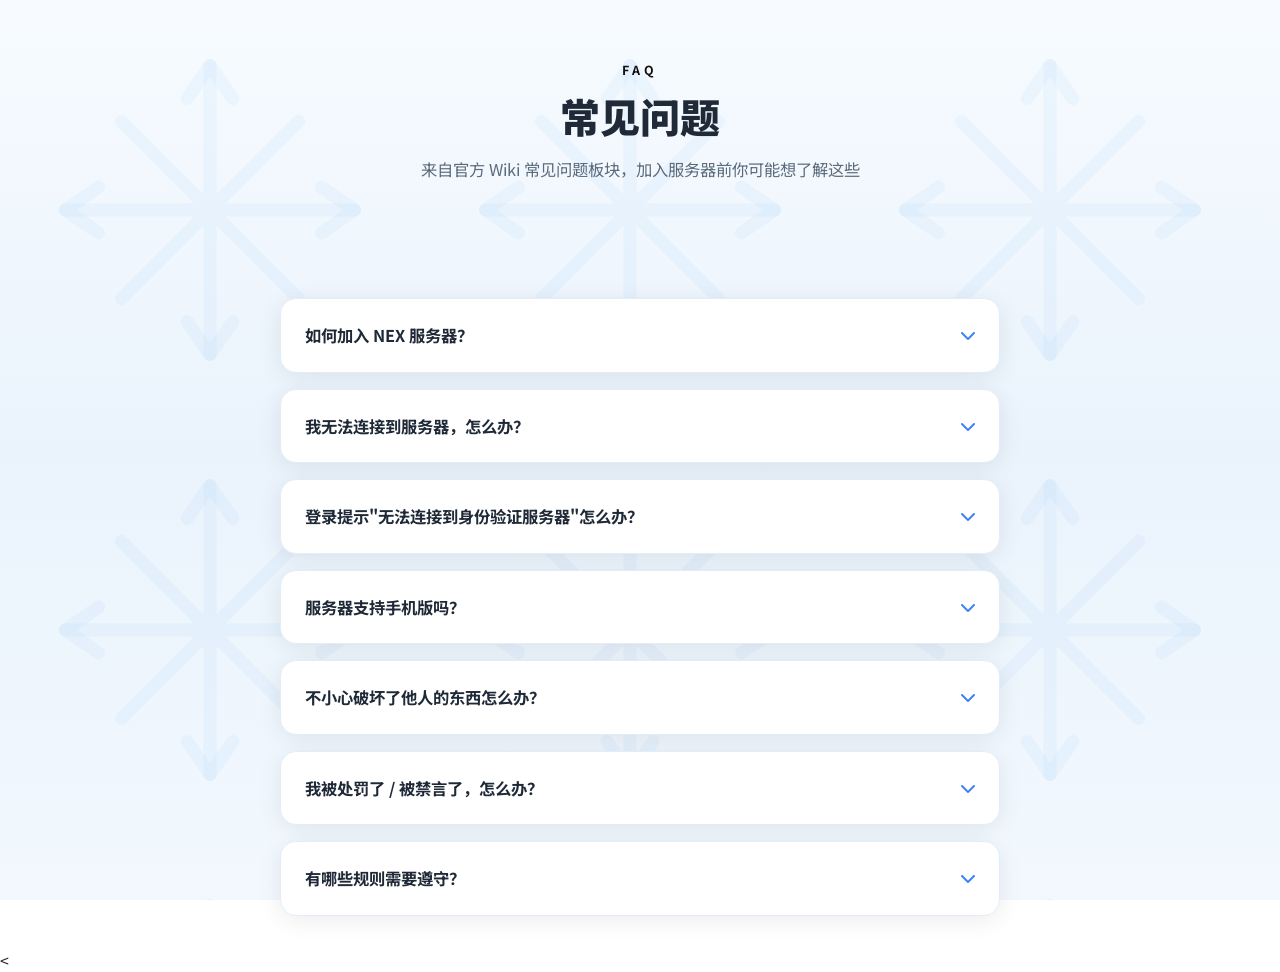
<file: faq.html>
<!DOCTYPE html>
<html lang="zh-CN">
<head>
<script>(function(){try{var t=localStorage.getItem('nex-theme');if(t==='dark'||(!t&&window.matchMedia&&window.matchMedia('(prefers-color-scheme: dark)').matches)){var d=document.documentElement;d.classList.add('theme-dark');d.style.backgroundColor='#0b1220';d.style.colorScheme='dark';}}catch(e){}})();</script>
    <meta charset="UTF-8">
    <meta name="viewport" content="width=device-width, initial-scale=1.0">
    <title>常见问题 - Nexserver</title>
    <meta name="description" content="Nexserver 常见问题：如何加入、无法连接、身份验证、破坏赔偿、处罚申诉等。">
    <link rel="stylesheet" href="css/style.css?v=20260963">
    <script src="js/setting.js"></script>
    <link rel="icon" href="favicon.png" type="image/x-icon">
 <script src="js/tailwind.js?v=20260937"></script>
 <link rel="stylesheet" href="css/fontawesome.min.css?v=20260913">
</head>
<body class="min-h-screen" data-page="faq">
    <!-- ========== 导航栏 ========== -->
    <!--#include virtual="/partials/nav.html" -->
<main>

        <!-- ========== 页面头部 ========== -->
        <section class="page-hero">
            <div class="container mx-auto px-6 text-center">
                <span class="section-eyebrow">FAQ</span>
                <h1 class="section-title">常见问题</h1>
                <p class="section-subtitle">来自官方 Wiki 常见问题板块，加入服务器前你可能想了解这些</p>
            </div>
        </section>
    <section class="py-8">
        <div class="container mx-auto px-6 max-w-3xl space-y-4">

                <div class="glass-card rounded-2xl p-6 animate-target spotlight-card">
                    <button class="faq-question w-full flex justify-between items-center text-left">
                        <h3>如何加入 NEX 服务器？</h3>
                        <i class="fas fa-chevron-down text-blue-500 transform transition-transform duration-300"></i>
                    </button>
                    <div class="faq-answer"><p>打开 Minecraft Java 版客户端，点击「多人游戏」→「添加服务器」，把服务器地址复制进去，点击完成即可。服务器几乎支持所有 Java 版本（不支持快照版和愚人节版本哦）。</p><p>当前主地址：<span id="server-ip-faq" class="text-blue-700 font-mono font-bold">nexserver.top</span></p><p>完整地址信息请加入官方 <strong class="text-blue-600">QQ 群 277897347</strong> 或 <strong class="text-blue-600">Telegram</strong> 获取。</p></div>
                </div>

                <div class="glass-card rounded-2xl p-6 animate-target spotlight-card">
                    <button class="faq-question w-full flex justify-between items-center text-left">
                        <h3>我无法连接到服务器，怎么办？</h3>
                        <i class="fas fa-chevron-down text-blue-500 transform transition-transform duration-300"></i>
                    </button>
                    <div class="faq-answer"><ul><li>检查版本是否正确（不支持快照版和愚人节版本）</li><li>服务器维护期间无法加入，可在群里跟踪维护消息</li><li>检查网络是否正常，必要时重启游戏或电脑</li><li>还不行就来联系管理员吧，我们会帮你解决的~</li></ul></div>
                </div>

                <div class="glass-card rounded-2xl p-6 animate-target spotlight-card">
                    <button class="faq-question w-full flex justify-between items-center text-left">
                        <h3>登录提示"无法连接到身份验证服务器"怎么办？</h3>
                        <i class="fas fa-chevron-down text-blue-500 transform transition-transform duration-300"></i>
                    </button>
                    <div class="faq-answer"><ul><li>离线账号请先到 NameMC 查询用户名是否与正版玩家重复，如有请联系服主</li><li>检查网络能否正常上网、能否访问皮肤站或 Microsoft 账号</li><li>重启启动器，或换个启动器试试</li><li>如果大家都登不上，可能是服务器在维护，耐心等待~</li></ul></div>
                </div>

                <div class="glass-card rounded-2xl p-6 animate-target spotlight-card">
                    <button class="faq-question w-full flex justify-between items-center text-left">
                        <h3>服务器支持手机版吗？</h3>
                        <i class="fas fa-chevron-down text-blue-500 transform transition-transform duration-300"></i>
                    </button>
                    <div class="faq-answer"><p>手机也能玩哦！不过要注意我们只支持<strong class="text-blue-600">国际版 Minecraft</strong>，网易版暂时不行。</p></div>
                </div>

                <div class="glass-card rounded-2xl p-6 animate-target spotlight-card">
                    <button class="faq-question w-full flex justify-between items-center text-left">
                        <h3>不小心破坏了他人的东西怎么办？</h3>
                        <i class="fas fa-chevron-down text-blue-500 transform transition-transform duration-300"></i>
                    </button>
                    <div class="faq-answer"><ul><li>只是几块方块的话，悄悄补回去就好啦，还可以放个告示牌道个歉（可选）</li><li>破坏得比较多，赶紧去 QQ 群联系管理员，他们可以帮忙回滚区域</li><li>如果回滚出了问题，记得好好跟对方沟通，大家都是朋友~</li></ul></div>
                </div>

                <div class="glass-card rounded-2xl p-6 animate-target spotlight-card">
                    <button class="faq-question w-full flex justify-between items-center text-left">
                        <h3>我被处罚了 / 被禁言了，怎么办？</h3>
                        <i class="fas fa-chevron-down text-blue-500 transform transition-transform duration-300"></i>
                    </button>
                    <div class="faq-answer"><p>如果你觉得有误会或不公平，直接申诉就好。把情况说清楚，最好提供截图或录像当证据，我们会认真调查，保证给你一个公正的处理结果~</p></div>
                </div>

                <div class="glass-card rounded-2xl p-6 animate-target spotlight-card">
                    <button class="faq-question w-full flex justify-between items-center text-left">
                        <h3>有哪些规则需要遵守？</h3>
                        <i class="fas fa-chevron-down text-blue-500 transform transition-transform duration-300"></i>
                    </button>
                    <div class="faq-answer"><p>详见<a href="rules.html" class="text-blue-600 font-semibold">「服务器规定」</a>栏目，共 17 条，涵盖建筑、行为、社区交流等各个方面。完整规则请看 <a href="https://github.com/Nexservermc/nexserver/wiki/%E7%94%A8%E6%88%B7%E5%8D%8F%E8%AE%AE" target="_blank" rel="noopener" class="text-blue-600">官方 Wiki</a>，看不懂的地方随时问管理员~</p></div>
                </div>
        </div>
    </section>
</main>
    <!-- ========== 页脚 ========== -->
    <!--#include virtual="/partials/footer.html" -->
    <button id="back-top" class="back-top" title="返回顶部"><i class="fas fa-chevron-up"></i></button>
    <script src="js/script.js?v=20260937"></script>

<<script>
// ============FAQ手风琴（独立实现：点击整个问题卡片都可展开）============
(function () {
  function bindFaq() {
    var qs = document.querySelectorAll('.faq-question');
    if (!qs.length) return;
    qs.forEach(function (q) {
      var card = q.closest('.glass-card') || q.parentElement;
      if (!card || card.dataset.faqBound === '1') return;
      card.dataset.faqBound = '1';
      card.style.cursor = 'pointer';
      card.addEventListener('click', function () {
        var a = q.nextElementSibling;
        if (!a) return;
        var icon = q.querySelector('i');
        if (a.classList.contains('show')) {
          a.style.maxHeight = a.scrollHeight + 'px';
          void a.offsetHeight;
          a.style.maxHeight = '0px';
          a.classList.remove('show');
        } else {
          a.classList.add('show');
          a.style.maxHeight = a.scrollHeight + 'px';
        }
        if (icon) icon.classList.toggle('rotate-180');
      });
    });
  }
  if (document.readyState === 'loading') {
    document.addEventListener('DOMContentLoaded', bindFaq);
  } else {
    bindFaq();
  }
})();
</script>
</body>
</html>
</file>
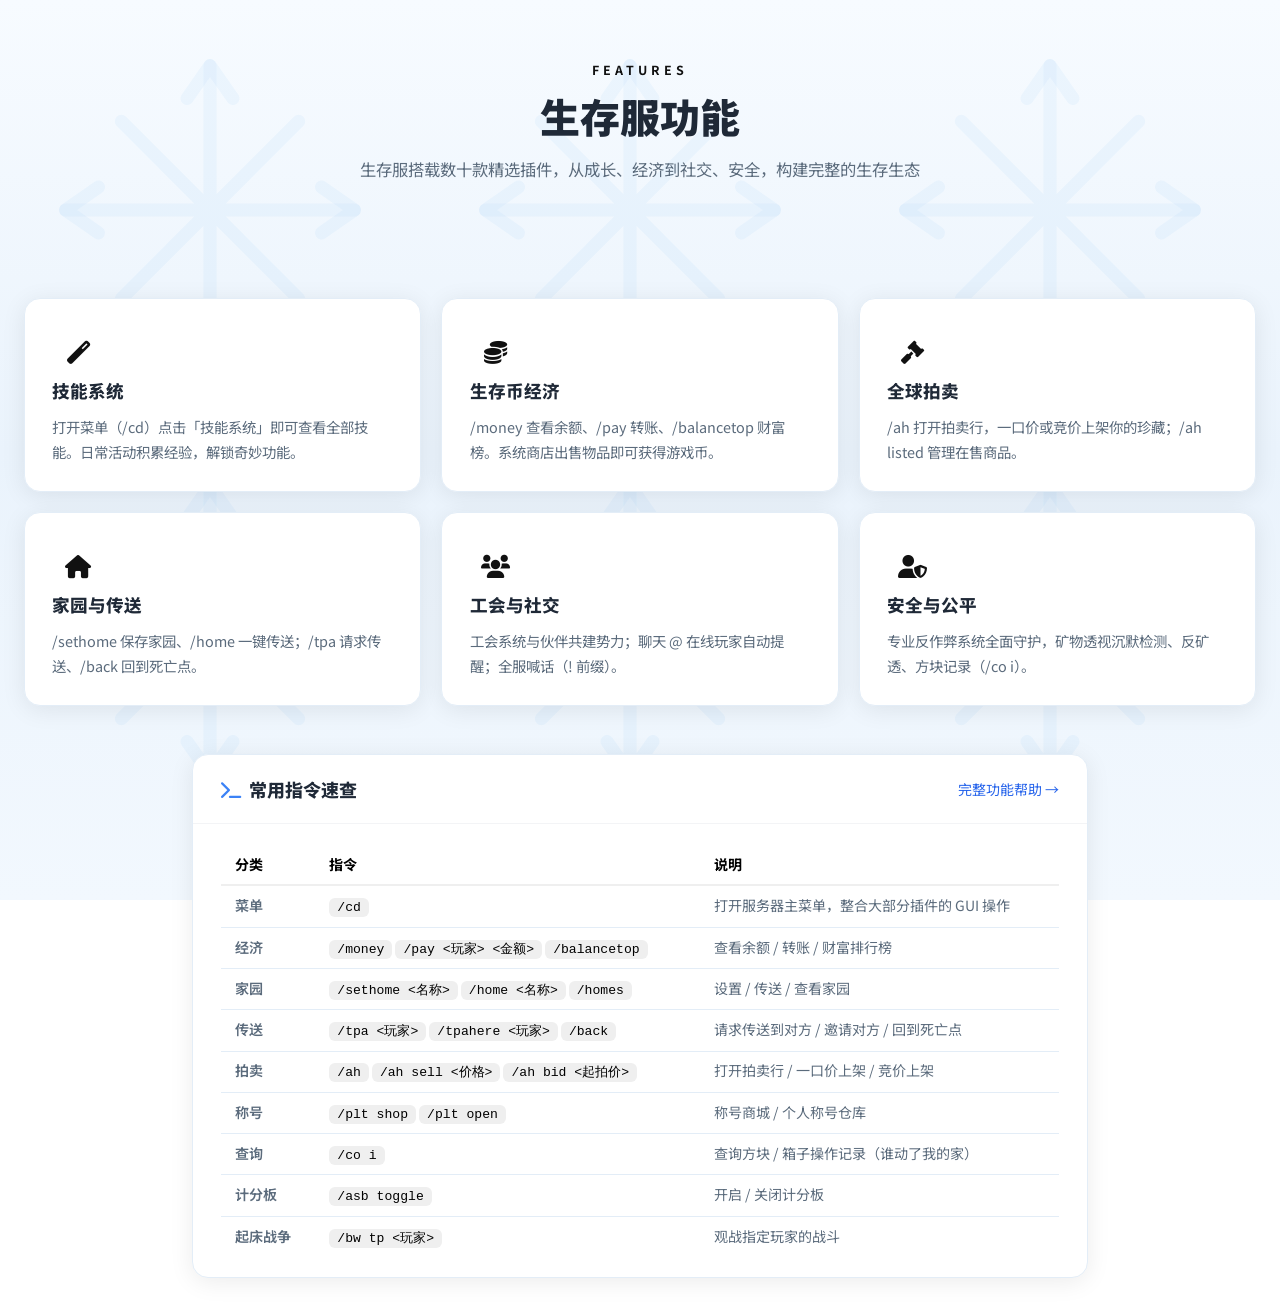
<file: features.html>
<!DOCTYPE html>
<html lang="zh-CN">
<head>
<script>(function(){try{var t=localStorage.getItem('nex-theme');if(t==='dark'||(!t&&window.matchMedia&&window.matchMedia('(prefers-color-scheme: dark)').matches)){var d=document.documentElement;d.classList.add('theme-dark');d.style.backgroundColor='#0b1220';d.style.colorScheme='dark';}}catch(e){}})();</script>
    <meta charset="UTF-8">
    <meta name="viewport" content="width=device-width, initial-scale=1.0">
    <title>生存功能 - Nexserver</title>
    <meta name="description" content="Nexserver 生存服功能：技能系统、经济、拍卖、家园、工会、安全防护与常用指令速查。">
    <link rel="stylesheet" href="css/style.css?v=20260963">
    <script src="js/setting.js"></script>
    <link rel="icon" href="favicon.png" type="image/x-icon">
 <script src="js/tailwind.js?v=20260937"></script>
 <link rel="stylesheet" href="css/fontawesome.min.css?v=20260913">
</head>
<body class="min-h-screen" data-page="features">
    <!-- ========== 导航栏 ========== -->
    <!--#include virtual="/partials/nav.html" -->
<main>

        <!-- ========== 页面头部 ========== -->
        <section class="page-hero">
            <div class="container mx-auto px-6 text-center">
                <span class="section-eyebrow">Features</span>
                <h1 class="section-title">生存服功能</h1>
                <p class="section-subtitle">生存服搭载数十款精选插件，从成长、经济到社交、安全，构建完整的生存生态</p>
            </div>
        </section>
    <section class="py-8">
        <div class="container mx-auto px-6">
            <div class="grid grid-cols-1 md:grid-cols-2 lg:grid-cols-3 gap-5">
                <div class="glass-card feature-card animate-target spotlight-card">
                    <div class="feature-icon-bg"><i class="fas fa-magic"></i></div>
                    <h3>技能系统</h3>
                    <p>打开菜单（/cd）点击「技能系统」即可查看全部技能。日常活动积累经验，解锁奇妙功能。</p>
                </div>
                <div class="glass-card feature-card animate-target spotlight-card">
                    <div class="feature-icon-bg"><i class="fas fa-coins"></i></div>
                    <h3>生存币经济</h3>
                    <p>/money 查看余额、/pay 转账、/balancetop 财富榜。系统商店出售物品即可获得游戏币。</p>
                </div>
                <div class="glass-card feature-card animate-target spotlight-card">
                    <div class="feature-icon-bg"><i class="fas fa-gavel"></i></div>
                    <h3>全球拍卖</h3>
                    <p>/ah 打开拍卖行，一口价或竞价上架你的珍藏；/ah listed 管理在售商品。</p>
                </div>
                <div class="glass-card feature-card animate-target spotlight-card">
                    <div class="feature-icon-bg"><i class="fas fa-house"></i></div>
                    <h3>家园与传送</h3>
                    <p>/sethome 保存家园、/home 一键传送；/tpa 请求传送、/back 回到死亡点。</p>
                </div>
                <div class="glass-card feature-card animate-target spotlight-card">
                    <div class="feature-icon-bg"><i class="fas fa-users"></i></div>
                    <h3>工会与社交</h3>
                    <p>工会系统与伙伴共建势力；聊天 @ 在线玩家自动提醒；全服喊话（! 前缀）。</p>
                </div>
                <div class="glass-card feature-card animate-target spotlight-card">
                    <div class="feature-icon-bg"><i class="fas fa-user-shield"></i></div>
                    <h3>安全与公平</h3>
                    <p>专业反作弊系统全面守护，矿物透视沉默检测、反矿透、方块记录（/co i）。</p>
                </div>
            </div>

            <div class="glass-card !p-0 mt-12 max-w-4xl mx-auto overflow-hidden">
                <div class="px-7 py-5 border-b border-gray-100 flex items-center justify-between flex-wrap gap-3">
                    <h3 class="text-lg font-extrabold"><i class="fas fa-terminal text-blue-500 mr-2"></i>常用指令速查</h3>
                    <a href="https://github.com/Nexservermc/nexserver/wiki/%E5%8A%9F%E8%83%BD%E5%B8%AE%E5%8A%A9" target="_blank" rel="noopener" class="text-sm text-blue-600 hover:text-blue-800">完整功能帮助 →</a>
                </div>
                <div class="px-7 py-5 overflow-x-auto">
                    <table class="cmd-table">
                        <thead><tr><th>分类</th><th>指令</th><th>说明</th></tr></thead>
                        <tbody><tr><td class="font-semibold text-blue-600">菜单</td><td><code>/cd</code></td><td>打开服务器主菜单，整合大部分插件的 GUI 操作</td></tr>
<tr><td class="font-semibold text-blue-600">经济</td><td><code>/money</code> <code>/pay &lt;玩家&gt; &lt;金额&gt;</code> <code>/balancetop</code></td><td>查看余额 / 转账 / 财富排行榜</td></tr>
<tr><td class="font-semibold text-blue-600">家园</td><td><code>/sethome &lt;名称&gt;</code> <code>/home &lt;名称&gt;</code> <code>/homes</code></td><td>设置 / 传送 / 查看家园</td></tr>
<tr><td class="font-semibold text-blue-600">传送</td><td><code>/tpa &lt;玩家&gt;</code> <code>/tpahere &lt;玩家&gt;</code> <code>/back</code></td><td>请求传送到对方 / 邀请对方 / 回到死亡点</td></tr>
<tr><td class="font-semibold text-blue-600">拍卖</td><td><code>/ah</code> <code>/ah sell &lt;价格&gt;</code> <code>/ah bid &lt;起拍价&gt;</code></td><td>打开拍卖行 / 一口价上架 / 竞价上架</td></tr>
<tr><td class="font-semibold text-blue-600">称号</td><td><code>/plt shop</code> <code>/plt open</code></td><td>称号商城 / 个人称号仓库</td></tr>
<tr><td class="font-semibold text-blue-600">查询</td><td><code>/co i</code></td><td>查询方块 / 箱子操作记录（谁动了我的家）</td></tr>
<tr><td class="font-semibold text-blue-600">计分板</td><td><code>/asb toggle</code></td><td>开启 / 关闭计分板</td></tr>
<tr><td class="font-semibold text-blue-600">起床战争</td><td><code>/bw tp &lt;玩家&gt;</code></td><td>观战指定玩家的战斗</td></tr></tbody>
                    </table>
                </div>
            </div>
        </div>
    </section>
</main>
    <!-- ========== 页脚 ========== -->
    <!--#include virtual="/partials/footer.html" -->
    <button id="back-top" class="back-top" title="返回顶部"><i class="fas fa-chevron-up"></i></button>
    <script src="js/script.js?v=20260937"></script>
</body>
</html>
</file>
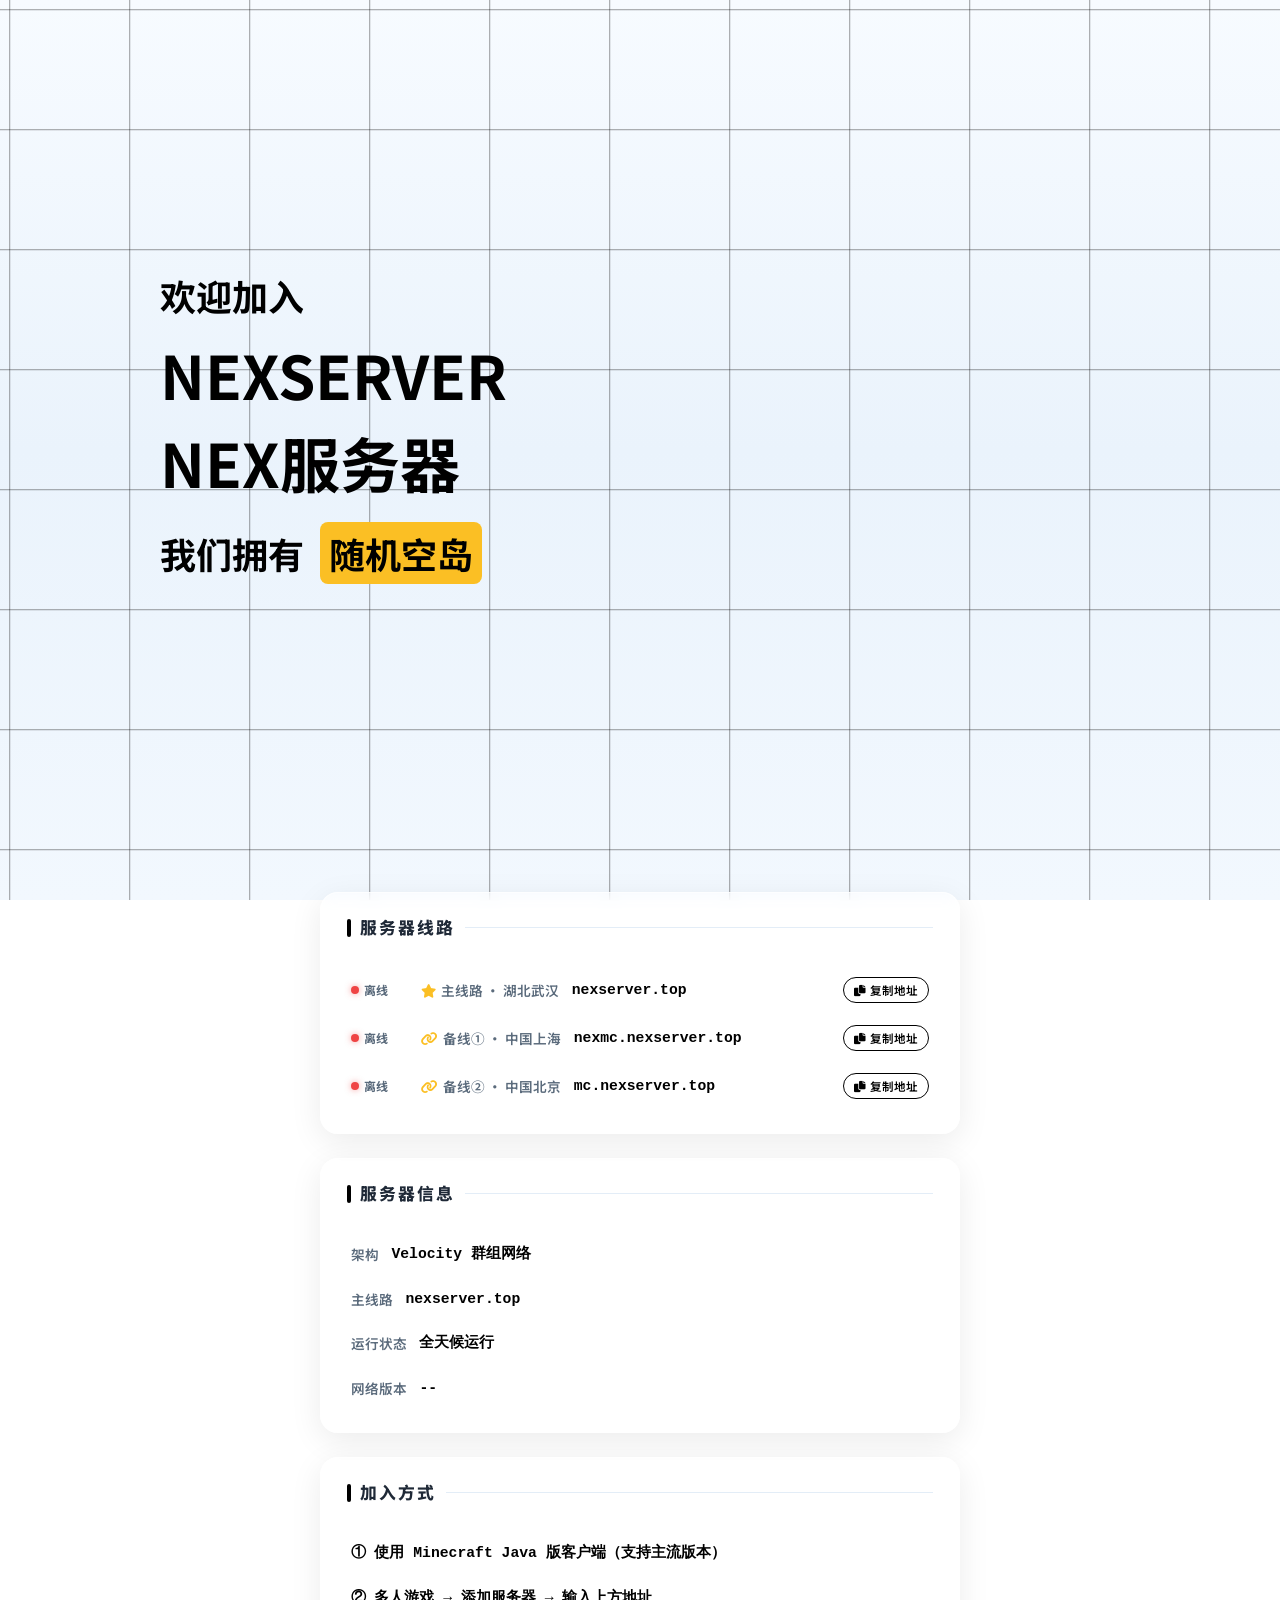
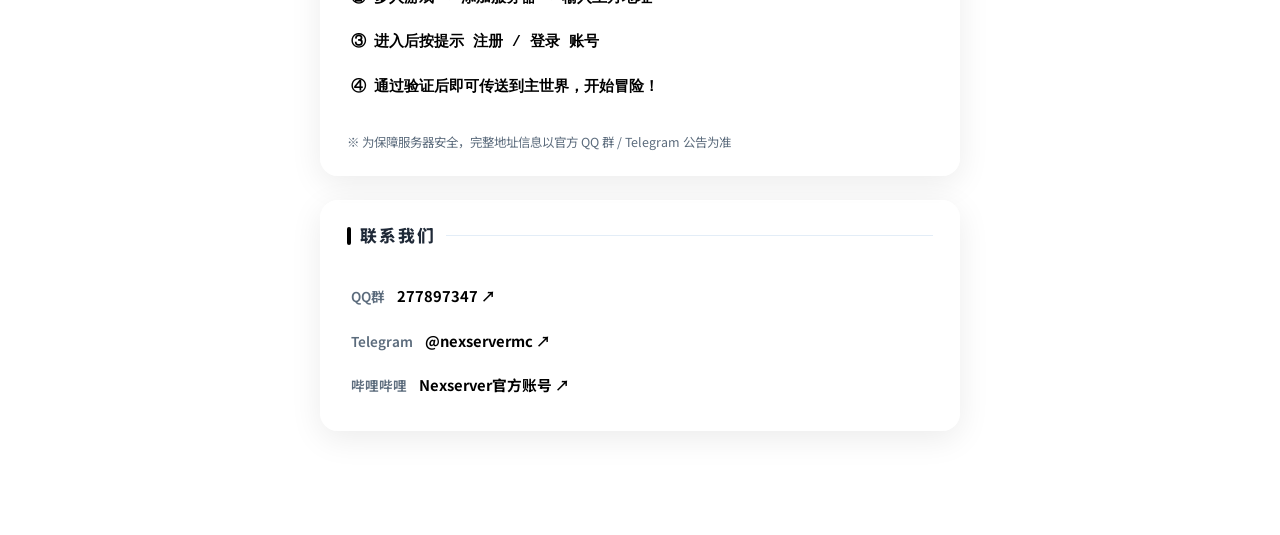
<file: join.html>
<!DOCTYPE html>
<html lang="zh-CN">
<head>
<script>(function(){try{var t=localStorage.getItem('nex-theme');if(t==='dark'||(!t&&window.matchMedia&&window.matchMedia('(prefers-color-scheme: dark)').matches)){var d=document.documentElement;d.classList.add('theme-dark');d.style.backgroundColor='#0b1220';d.style.colorScheme='dark';}}catch(e){}})();</script>
    <meta charset="UTF-8">
    <meta name="viewport" content="width=device-width, initial-scale=1.0">
    <title>加入我们 - Nexserver</title>
    <meta name="description" content="加入 Nexserver：复制服务器地址 nexserver.top，注册登录，开启冒险。">
    <link rel="stylesheet" href="css/style.css?v=20260966">
    <script src="js/setting.js"></script>
    <link rel="icon" href="favicon.png" type="image/x-icon">
 <script src="js/tailwind.js?v=20260937"></script>
 <link rel="stylesheet" href="css/fontawesome.min.css?v=20260913">
</head>
<body class="min-h-screen" data-page="join">
    <!-- ========== 导航栏 ========== -->
    <!--#include virtual="/partials/nav.html" -->
<main class="relative">
        <canvas class="squares-bg" id="squares-canvas" aria-hidden="true"></canvas>

        <!-- ========== 页面头部（复刻 CSFront_Refreshed 主页 hero） ========== -->
        <section class="page-hero join-hero">
            <div class="join-banner-inner">
                <div class="jb-flex">
                    <div class="jb-content">
                        <h3 class="jb-h3">欢迎加入</h3>
                        <div>
                            <span class="jb-title decrypted-text" data-text="NEXSERVER" data-original="1">NEXSERVER</span>
                        </div>
                        <span class="jb-title decrypted-text" data-text="NEX服务器">NEX服务器</span>
                        <div class="jb-line">
                            <span class="jb-we">我们拥有</span>
                            <div class="jb-capsule-wrap">
                                <div class="jb-capsule">
                                    <span id="rotating-word">原版生存</span>
                                </div>
                            </div>
                        </div>
                    </div>
                </div>
            </div>
        </section>

        <!-- ========== 文字式信息区（无卡片） ========== -->
        <section class="join-text-section">
            <div class="container mx-auto px-6">

                <div class="jt-block">
                    <div class="jt-head">服务器线路</div>
                    <div class="sl-list" id="server-line-list">
                    <div class="sl-item" data-ip="nexserver.top">
                        <span class="sl-status"><span class="sl-dot"></span><span class="sl-text">检测中</span></span>
                        <span class="sl-label"><i class="fas fa-star"></i>主线路 · 湖北武汉</span>
                        <span class="sl-addr">nexserver.top</span>
                        <button class="sl-copy btn-copy-ip" data-ip="nexserver.top" data-port="25565"><i class="fas fa-copy"></i>复制地址</button>
                    </div>
                    <div class="sl-item" data-ip="nexmc.nexserver.top">
                        <span class="sl-status"><span class="sl-dot"></span><span class="sl-text">检测中</span></span>
                        <span class="sl-label"><i class="fas fa-link"></i>备线① · 中国上海</span>
                        <span class="sl-addr">nexmc.nexserver.top</span>
                        <button class="sl-copy btn-copy-ip" data-ip="nexmc.nexserver.top" data-port="25565"><i class="fas fa-copy"></i>复制地址</button>
                    </div>
                    <div class="sl-item" data-ip="mc.nexserver.top">
                        <span class="sl-status"><span class="sl-dot"></span><span class="sl-text">检测中</span></span>
                        <span class="sl-label"><i class="fas fa-link"></i>备线② · 中国北京</span>
                        <span class="sl-addr">mc.nexserver.top</span>
                        <button class="sl-copy btn-copy-ip" data-ip="mc.nexserver.top" data-port="25565"><i class="fas fa-copy"></i>复制地址</button>
                    </div>
                </div>
                </div>

                <div class="jt-block">
                    <div class="jt-head">服务器信息</div>
                    <div class="sl-item"><span class="sl-label">架构</span><span class="sl-addr">Velocity 群组网络</span></div>
                    <div class="sl-item"><span class="sl-label">主线路</span><span class="sl-addr">nexserver.top</span></div>
                    <div class="sl-item"><span class="sl-label">运行状态</span><span class="sl-addr">全天候运行</span></div>
                    <div class="sl-item"><span class="sl-label">网络版本</span><span class="sl-addr" id="server-version">--</span></div>
                </div>

                <div class="jt-block">
                    <div class="jt-head">加入方式</div>
                    <div class="sl-item"><span class="sl-addr">① 使用 Minecraft Java 版客户端（支持主流版本）</span></div>
                    <div class="sl-item"><span class="sl-addr">② 多人游戏 → 添加服务器 → 输入上方地址</span></div>
                    <div class="sl-item"><span class="sl-addr">③ 进入后按提示 <strong>注册 / 登录</strong> 账号</span></div>
                    <div class="sl-item"><span class="sl-addr">④ 通过验证后即可传送到主世界，开始冒险！</span></div>
                    <div class="jt-note">※ 为保障服务器安全，完整地址信息以官方 QQ 群 / Telegram 公告为准</div>
                </div>

                <div class="jt-block">
                    <div class="jt-head">联系我们</div>
                    <div class="sl-item"><span class="sl-label">QQ群</span><a href="https://qm.qq.com/q/x8kxgKFgQg" target="_blank" class="sl-addr sl-link">277897347 ↗</a></div>
                    <div class="sl-item"><span class="sl-label">Telegram</span><a href="https://t.me/nexservermc" target="_blank" class="sl-addr sl-link">@nexservermc ↗</a></div>
                    <div class="sl-item"><span class="sl-label">哔哩哔哩</span><a href="https://space.bilibili.com/3546754060388730" target="_blank" class="sl-addr sl-link">Nexserver官方账号 ↗</a></div>
                </div>

            </div>
        </section>
</main>
    <!-- ========== 页脚 ========== -->
    <!--#include virtual="/partials/footer.html" -->
    <button id="back-top" class="back-top" title="返回顶部"><i class="fas fa-chevron-up"></i></button>
    <script src="js/script.js?v=20260937"></script>


</body>
</html>
</file>
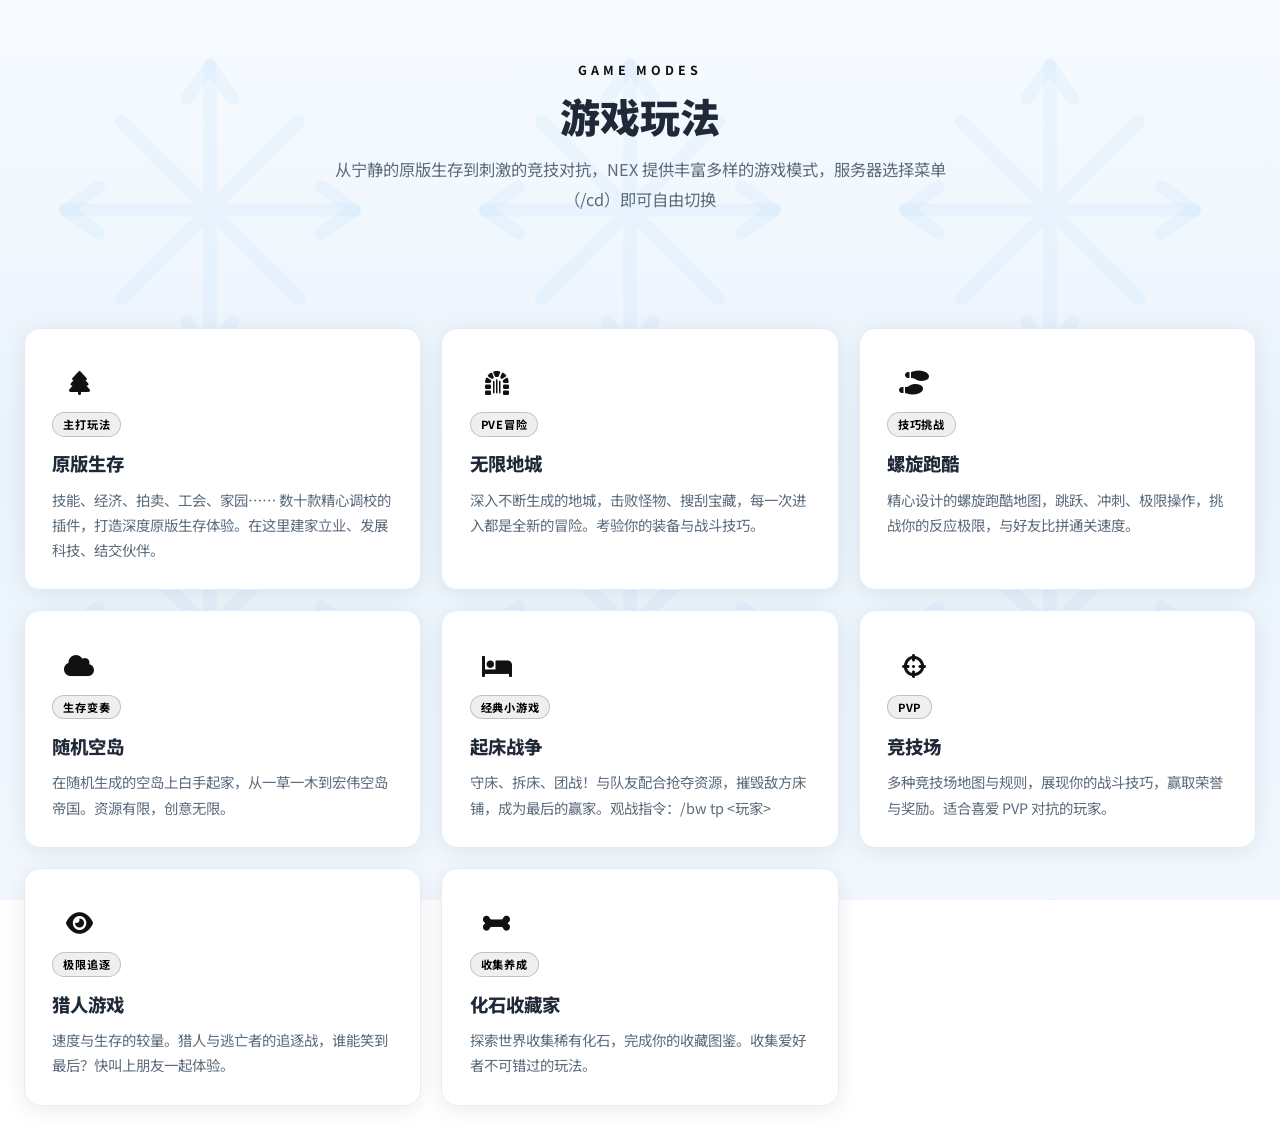
<file: modes.html>
<!DOCTYPE html>
<html lang="zh-CN">
<head>
<script>(function(){try{var t=localStorage.getItem('nex-theme');if(t==='dark'||(!t&&window.matchMedia&&window.matchMedia('(prefers-color-scheme: dark)').matches)){var d=document.documentElement;d.classList.add('theme-dark');d.style.backgroundColor='#0b1220';d.style.colorScheme='dark';}}catch(e){}})();</script>
    <meta charset="UTF-8">
    <meta name="viewport" content="width=device-width, initial-scale=1.0">
    <title>游戏玩法 - Nexserver</title>
    <meta name="description" content="Nexserver 游戏玩法：原版生存、无限地城、螺旋跑酷、随机空岛、起床战争、竞技场等。">
    <link rel="stylesheet" href="css/style.css?v=20260963">
    <script src="js/setting.js"></script>
    <link rel="icon" href="favicon.png" type="image/x-icon">
 <script src="js/tailwind.js?v=20260937"></script>
 <link rel="stylesheet" href="css/fontawesome.min.css?v=20260913">
</head>
<body class="min-h-screen" data-page="modes">
    <!-- ========== 导航栏 ========== -->
    <!--#include virtual="/partials/nav.html" -->
<main>

        <!-- ========== 页面头部 ========== -->
        <section class="page-hero">
            <div class="container mx-auto px-6 text-center">
                <span class="section-eyebrow">Game Modes</span>
                <h1 class="section-title">游戏玩法</h1>
                <p class="section-subtitle">从宁静的原版生存到刺激的竞技对抗，NEX 提供丰富多样的游戏模式，服务器选择菜单（/cd）即可自由切换</p>
            </div>
        </section>
    <section class="py-8">
        <div class="container mx-auto px-6">
            <div class="grid grid-cols-1 md:grid-cols-2 lg:grid-cols-3 gap-5">
                <div class="glass-card mode-card animate-target spotlight-card">
                    <div class="mode-icon"><i class="fas fa-tree"></i></div>
                    <span class="mode-tag">主打玩法</span>
                    <h3>原版生存</h3>
                    <p>技能、经济、拍卖、工会、家园…… 数十款精心调校的插件，打造深度原版生存体验。在这里建家立业、发展科技、结交伙伴。</p>
                </div>
                <div class="glass-card mode-card animate-target spotlight-card">
                    <div class="mode-icon"><i class="fas fa-dungeon"></i></div>
                    <span class="mode-tag">PVE冒险</span>
                    <h3>无限地城</h3>
                    <p>深入不断生成的地城，击败怪物、搜刮宝藏，每一次进入都是全新的冒险。考验你的装备与战斗技巧。</p>
                </div>
                <div class="glass-card mode-card animate-target spotlight-card">
                    <div class="mode-icon"><i class="fas fa-shoe-prints"></i></div>
                    <span class="mode-tag">技巧挑战</span>
                    <h3>螺旋跑酷</h3>
                    <p>精心设计的螺旋跑酷地图，跳跃、冲刺、极限操作，挑战你的反应极限，与好友比拼通关速度。</p>
                </div>
                <div class="glass-card mode-card animate-target spotlight-card">
                    <div class="mode-icon"><i class="fas fa-cloud"></i></div>
                    <span class="mode-tag">生存变奏</span>
                    <h3>随机空岛</h3>
                    <p>在随机生成的空岛上白手起家，从一草一木到宏伟空岛帝国。资源有限，创意无限。</p>
                </div>
                <div class="glass-card mode-card animate-target spotlight-card">
                    <div class="mode-icon"><i class="fas fa-bed"></i></div>
                    <span class="mode-tag">经典小游戏</span>
                    <h3>起床战争</h3>
                    <p>守床、拆床、团战！与队友配合抢夺资源，摧毁敌方床铺，成为最后的赢家。观战指令：/bw tp &lt;玩家&gt;</p>
                </div>
                <div class="glass-card mode-card animate-target spotlight-card">
                    <div class="mode-icon"><i class="fas fa-crosshairs"></i></div>
                    <span class="mode-tag">PVP</span>
                    <h3>竞技场</h3>
                    <p>多种竞技场地图与规则，展现你的战斗技巧，赢取荣誉与奖励。适合喜爱 PVP 对抗的玩家。</p>
                </div>
                <div class="glass-card mode-card animate-target spotlight-card">
                    <div class="mode-icon"><i class="fas fa-eye"></i></div>
                    <span class="mode-tag">极限追逐</span>
                    <h3>猎人游戏</h3>
                    <p>速度与生存的较量。猎人与逃亡者的追逐战，谁能笑到最后？快叫上朋友一起体验。</p>
                </div>
                <div class="glass-card mode-card animate-target spotlight-card">
                    <div class="mode-icon"><i class="fas fa-bone"></i></div>
                    <span class="mode-tag">收集养成</span>
                    <h3>化石收藏家</h3>
                    <p>探索世界收集稀有化石，完成你的收藏图鉴。收集爱好者不可错过的玩法。</p>
                </div>
            </div>
        </div>
    </section>
</main>
    <!-- ========== 页脚 ========== -->
    <!--#include virtual="/partials/footer.html" -->
    <button id="back-top" class="back-top" title="返回顶部"><i class="fas fa-chevron-up"></i></button>
    <script src="js/script.js?v=20260937"></script>
</body>
</html>
</file>
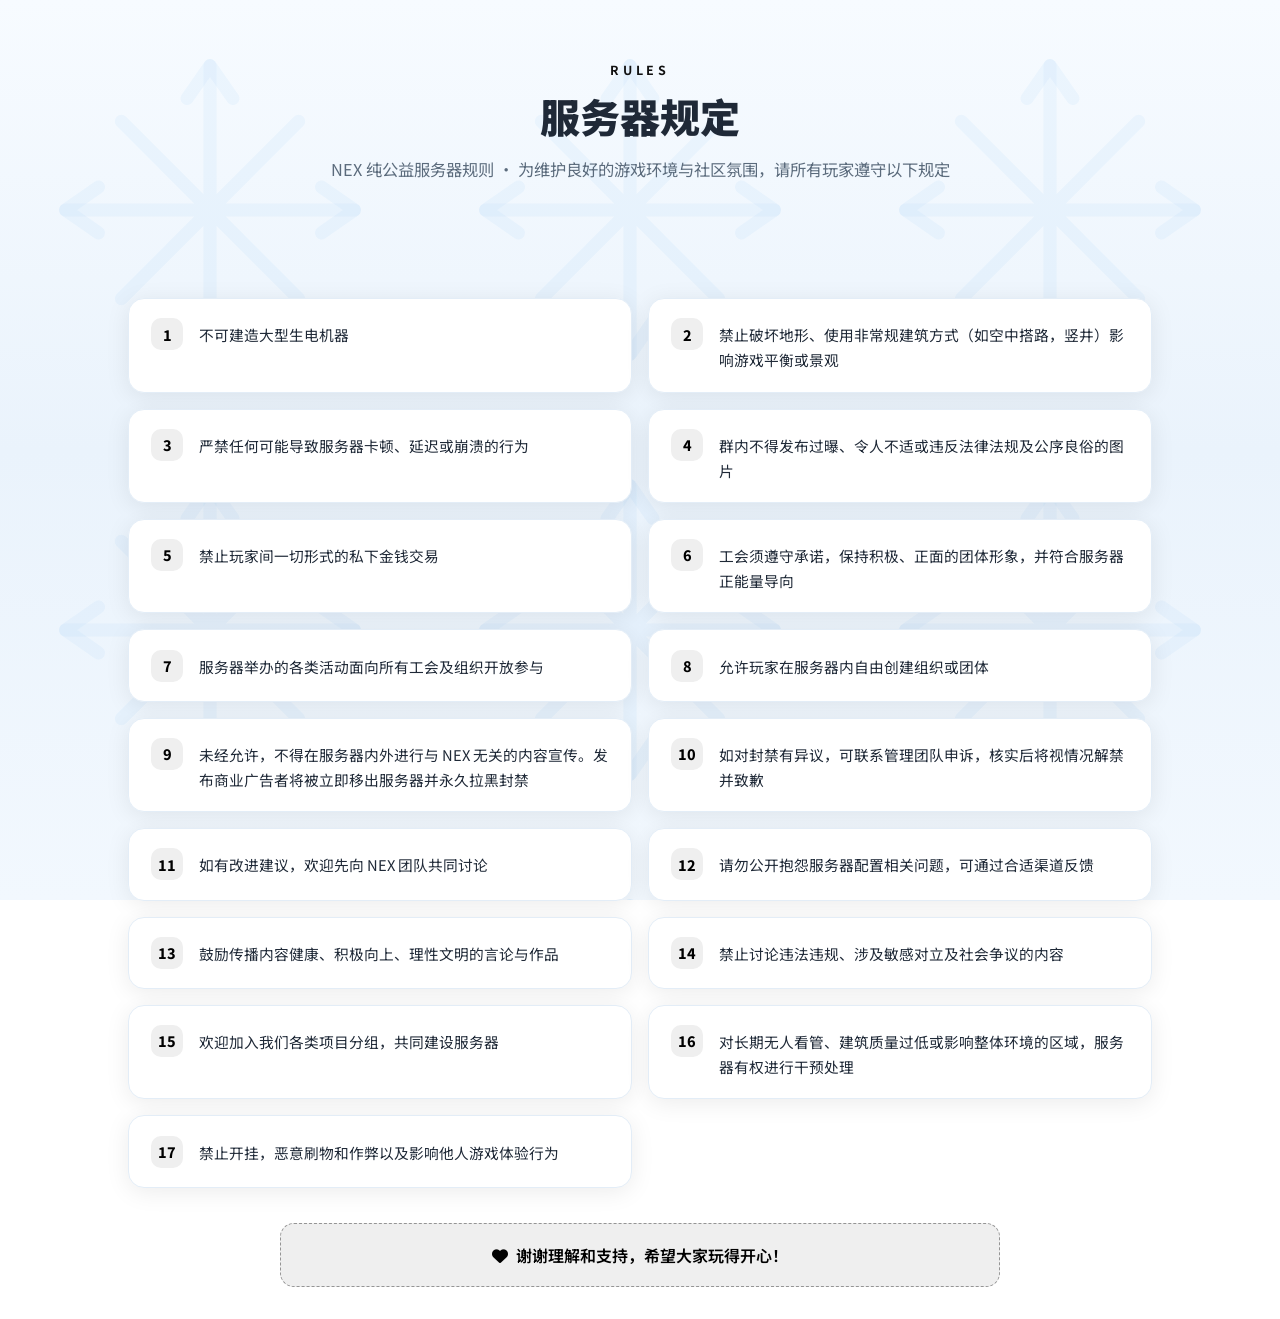
<file: rules.html>
<!DOCTYPE html>
<html lang="zh-CN">
<head>
<script>(function(){try{var t=localStorage.getItem('nex-theme');if(t==='dark'||(!t&&window.matchMedia&&window.matchMedia('(prefers-color-scheme: dark)').matches)){var d=document.documentElement;d.classList.add('theme-dark');d.style.backgroundColor='#0b1220';d.style.colorScheme='dark';}}catch(e){}})();</script>
    <meta charset="UTF-8">
    <meta name="viewport" content="width=device-width, initial-scale=1.0">
    <title>服务器规定 - Nexserver</title>
    <meta name="description" content="NEX 纯公益服务器规则，共 17 条。维护良好的游戏环境与社区氛围。">
    <link rel="stylesheet" href="css/style.css?v=20260963">
    <script src="js/setting.js"></script>
    <link rel="icon" href="favicon.png" type="image/x-icon">
 <script src="js/tailwind.js?v=20260937"></script>
 <link rel="stylesheet" href="css/fontawesome.min.css?v=20260913">
</head>
<body class="min-h-screen" data-page="rules">
    <!-- ========== 导航栏 ========== -->
    <!--#include virtual="/partials/nav.html" -->
<main>

        <!-- ========== 页面头部 ========== -->
        <section class="page-hero">
            <div class="container mx-auto px-6 text-center">
                <span class="section-eyebrow">Rules</span>
                <h1 class="section-title">服务器规定</h1>
                <p class="section-subtitle">NEX 纯公益服务器规则 · 为维护良好的游戏环境与社区氛围，请所有玩家遵守以下规定</p>
            </div>
        </section>
    <section class="py-8">
        <div class="container mx-auto px-6">
            <div class="grid grid-cols-1 md:grid-cols-2 gap-4 max-w-5xl mx-auto">
<div class="glass-card rules-card animate-target spotlight-card"><span class="rule-num">1</span><p>不可建造大型生电机器</p></div>
<div class="glass-card rules-card animate-target spotlight-card"><span class="rule-num">2</span><p>禁止破坏地形、使用非常规建筑方式（如空中搭路，竖井）影响游戏平衡或景观</p></div>
<div class="glass-card rules-card animate-target spotlight-card"><span class="rule-num">3</span><p>严禁任何可能导致服务器卡顿、延迟或崩溃的行为</p></div>
<div class="glass-card rules-card animate-target spotlight-card"><span class="rule-num">4</span><p>群内不得发布过曝、令人不适或违反法律法规及公序良俗的图片</p></div>
<div class="glass-card rules-card animate-target spotlight-card"><span class="rule-num">5</span><p>禁止玩家间一切形式的私下金钱交易</p></div>
<div class="glass-card rules-card animate-target spotlight-card"><span class="rule-num">6</span><p>工会须遵守承诺，保持积极、正面的团体形象，并符合服务器正能量导向</p></div>
<div class="glass-card rules-card animate-target spotlight-card"><span class="rule-num">7</span><p>服务器举办的各类活动面向所有工会及组织开放参与</p></div>
<div class="glass-card rules-card animate-target spotlight-card"><span class="rule-num">8</span><p>允许玩家在服务器内自由创建组织或团体</p></div>
<div class="glass-card rules-card animate-target spotlight-card"><span class="rule-num">9</span><p>未经允许，不得在服务器内外进行与 NEX 无关的内容宣传。发布商业广告者将被立即移出服务器并永久拉黑封禁</p></div>
<div class="glass-card rules-card animate-target spotlight-card"><span class="rule-num">10</span><p>如对封禁有异议，可联系管理团队申诉，核实后将视情况解禁并致歉</p></div>
<div class="glass-card rules-card animate-target spotlight-card"><span class="rule-num">11</span><p>如有改进建议，欢迎先向 NEX 团队共同讨论</p></div>
<div class="glass-card rules-card animate-target spotlight-card"><span class="rule-num">12</span><p>请勿公开抱怨服务器配置相关问题，可通过合适渠道反馈</p></div>
<div class="glass-card rules-card animate-target spotlight-card"><span class="rule-num">13</span><p>鼓励传播内容健康、积极向上、理性文明的言论与作品</p></div>
<div class="glass-card rules-card animate-target spotlight-card"><span class="rule-num">14</span><p>禁止讨论违法违规、涉及敏感对立及社会争议的内容</p></div>
<div class="glass-card rules-card animate-target spotlight-card"><span class="rule-num">15</span><p>欢迎加入我们各类项目分组，共同建设服务器</p></div>
<div class="glass-card rules-card animate-target spotlight-card"><span class="rule-num">16</span><p>对长期无人看管、建筑质量过低或影响整体环境的区域，服务器有权进行干预处理</p></div>
<div class="glass-card rules-card animate-target spotlight-card"><span class="rule-num">17</span><p>禁止开挂，恶意刷物和作弊以及影响他人游戏体验行为</p></div>
            </div>
            <div class="rules-note"><i class="fas fa-heart mr-2"></i>谢谢理解和支持，希望大家玩得开心！</div>
        </div>
    </section>
</main>
    <!-- ========== 页脚 ========== -->
    <!--#include virtual="/partials/footer.html" -->
    <button id="back-top" class="back-top" title="返回顶部"><i class="fas fa-chevron-up"></i></button>
    <script src="js/script.js?v=20260937"></script>
</body>
</html>
</file>
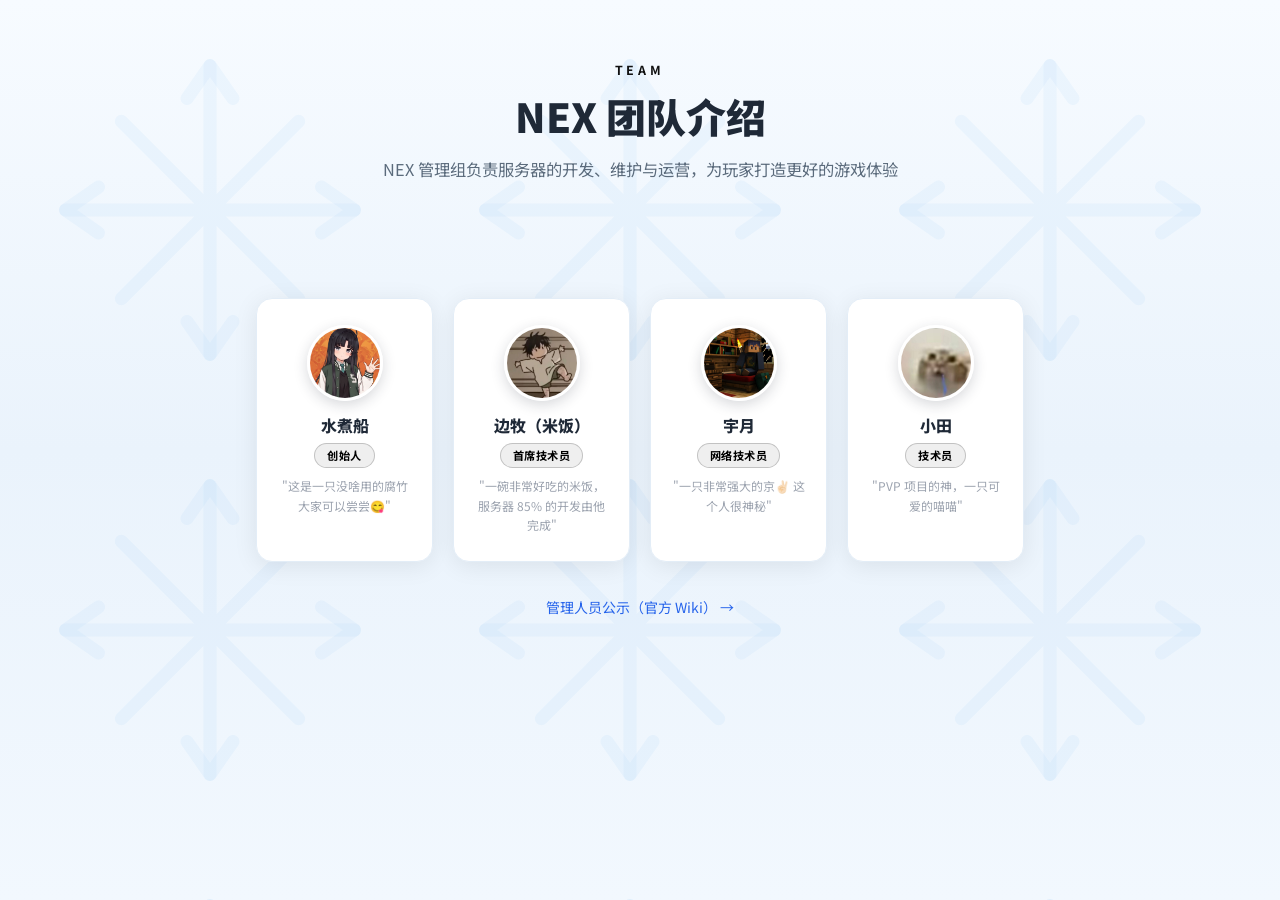
<file: team.html>
<!DOCTYPE html>
<html lang="zh-CN">
<head>
<script>(function(){try{var t=localStorage.getItem('nex-theme');if(t==='dark'||(!t&&window.matchMedia&&window.matchMedia('(prefers-color-scheme: dark)').matches)){var d=document.documentElement;d.classList.add('theme-dark');d.style.backgroundColor='#0b1220';d.style.colorScheme='dark';}}catch(e){}})();</script>
    <meta charset="UTF-8">
    <meta name="viewport" content="width=device-width, initial-scale=1.0">
    <title>NEX 团队 - Nexserver</title>
    <meta name="description" content="认识 Nexserver 管理团队：水煮船、边牧（米饭）、宇月、小田。">
    <link rel="stylesheet" href="css/style.css?v=20260963">
    <script src="js/setting.js"></script>
    <link rel="icon" href="favicon.png" type="image/x-icon">
 <script src="js/tailwind.js?v=20260937"></script>
 <link rel="stylesheet" href="css/fontawesome.min.css?v=20260913">
</head>
<body class="min-h-screen" data-page="team">
    <!-- ========== 导航栏 ========== -->
    <!--#include virtual="/partials/nav.html" -->
<main>

        <!-- ========== 页面头部 ========== -->
        <section class="page-hero">
            <div class="container mx-auto px-6 text-center">
                <span class="section-eyebrow">Team</span>
                <h1 class="section-title">NEX 团队介绍</h1>
                <p class="section-subtitle">NEX 管理组负责服务器的开发、维护与运营，为玩家打造更好的游戏体验</p>
            </div>
        </section>
    <section class="py-8">
        <div class="container mx-auto px-6">
            <div class="grid grid-cols-2 md:grid-cols-4 gap-5 max-w-3xl mx-auto">
                <div class="glass-card team-card animate-target spotlight-card">
                    <img src="picture/avatar-shuizhuchuan.jpg" alt="水煮船" class="team-avatar-img">
                    <h3 class="font-extrabold mb-1">水煮船</h3>
                    <span class="team-role">创始人</span>
                    <p class="text-gray-400 text-xs leading-relaxed">"这是一只没啥用的腐竹 大家可以尝尝😋"</p>
                </div>
                <div class="glass-card team-card animate-target spotlight-card">
                    <img src="picture/avatar-bianmu.jpg" alt="边牧（米饭）" class="team-avatar-img">
                    <h3 class="font-extrabold mb-1">边牧（米饭）</h3>
                    <span class="team-role">首席技术员</span>
                    <p class="text-gray-400 text-xs leading-relaxed">"一碗非常好吃的米饭，服务器 85% 的开发由他完成"</p>
                </div>
                <div class="glass-card team-card animate-target spotlight-card">
                    <img src="picture/avatar-yuyue.jpg" alt="宇月" class="team-avatar-img">
                    <h3 class="font-extrabold mb-1">宇月</h3>
                    <span class="team-role">网络技术员</span>
                    <p class="text-gray-400 text-xs leading-relaxed">"一只非常强大的京✌🏻 这个人很神秘"</p>
                </div>
                <div class="glass-card team-card animate-target spotlight-card">
                    <img src="picture/avatar-xiaotian.jpg" alt="小田" class="team-avatar-img">
                    <h3 class="font-extrabold mb-1">小田</h3>
                    <span class="team-role">技术员</span>
                    <p class="text-gray-400 text-xs leading-relaxed">"PVP 项目的神，一只可爱的喵喵"</p>
                </div>
            </div>
            <div class="text-center mt-8">
                <a href="https://github.com/Nexservermc/nexserver/wiki/%E7%AE%A1%E7%90%86%E4%BA%BA%E5%91%98%E5%85%AC%E7%A4%BA" target="_blank" rel="noopener" class="text-sm text-blue-600 hover:text-blue-800">管理人员公示（官方 Wiki） →</a>
            </div>
        </div>
    </section>
</main>
    <!-- ========== 页脚 ========== -->
    <!--#include virtual="/partials/footer.html" -->
    <button id="back-top" class="back-top" title="返回顶部"><i class="fas fa-chevron-up"></i></button>
    <script src="js/script.js?v=20260937"></script>
</body>
</html>
</file>
<file: css/style.css>
/* ============================================
   Nexserver 官网 V4 主题样式
   设计风格：简约现代 · 白底淡蓝 · 多页面
   主色：#111111 / #111111 (淡蓝)
   ============================================ */

@import url('https://fonts.googleapis.com/css2?family=Noto+Sans+SC:wght@300;400;500;700;900&display=swap');

:root {
  --nex-blue: #111111;
  --nex-blue-deep: #000000;
  --nex-blue-light: #EFEFEF;
  --nex-bg: #F7FAFE;
  --nex-white: #FFFFFF;
  --nex-text: #1F2937;
  --nex-text-dim: #5B6B7C;
  --nex-border: #E3EDF7;
  --nex-shadow: 0 4px 24px rgba(0, 0, 0, 0.08);
  --nex-shadow-hover: 0 12px 40px rgba(0, 0, 0, 0.16);
  --nex-dark: #08080d;
  --nex-dark-2: #0f0f16;
}

html { scroll-behavior: smooth; }

body {
  font-family: 'Noto Sans SC', 'Roboto', sans-serif;
  background-color: var(--nex-bg);
  color: var(--nex-text);
  overflow-x: hidden;
  -webkit-font-smoothing: antialiased;
}

body::before {
  content: '';
  position: fixed;
  inset: 0;
  z-index: -2;
  background:
    radial-gradient(ellipse 55% 40% at 85% 0%, rgba(17, 17, 17, 0.08), transparent),
    radial-gradient(ellipse 45% 35% at 8% 90%, rgba(17, 17, 17, 0.06), transparent),
    linear-gradient(180deg, #FBFDFF 0%, #F7FAFE 100%);
  background-attachment: fixed;
}

/* ---------- 通用 ---------- */
.gradient-text {
  background: linear-gradient(92deg, var(--nex-blue-deep) 0%, var(--nex-blue) 60%, #111111 100%);
  -webkit-background-clip: text;
  background-clip: text;
  color: transparent;
}

.section-eyebrow {
  display: inline-block;
  font-size: 0.78rem;
  font-weight: 700;
  letter-spacing: 0.32em;
  text-transform: uppercase;
  color: var(--nex-blue);
  margin-bottom: 0.7rem;
}

.section-title {
  font-size: 2.2rem;
  font-weight: 900;
  line-height: 1.25;
  margin-bottom: 0.9rem;
  color: var(--nex-text);
}

.section-subtitle {
  font-size: 1.02rem;
  color: var(--nex-text-dim);
  max-width: 640px;
  margin: 0 auto 2.6rem auto;
  line-height: 1.8;
}

.page-hero {
  padding: 3.5rem 0 2.5rem;
}

.page-hero .section-title { font-size: 2.5rem; }

/* ---------- 卡片 ---------- */
.glass-card {
  background: var(--nex-white);
  border: 1px solid var(--nex-border);
  border-radius: 16px;
  box-shadow: var(--nex-shadow);
  transition: transform 0.3s ease, box-shadow 0.3s ease, border-color 0.3s ease;
}

.glass-card:hover {
  transform: translateY(-4px);
  border-color: rgba(17, 17, 17, 0.35);
  box-shadow: var(--nex-shadow-hover);
}

/* ---------- 按钮 ---------- */
.btn-primary {
  display: inline-flex;
  align-items: center;
  justify-content: center;
  gap: 0.5rem;
  background: #f0f0f2;
  color: #111111;
  border-radius: 10px;
  padding: 13px 28px;
  font-weight: 700;
  font-size: 1rem;
  transition: all 0.3s ease;
  border: none;
  cursor: pointer;
  box-shadow: 0 4px 14px rgba(0, 0, 0, 0.12);
}

.btn-primary:hover {
  background: #111111 !important;
  color: #ffffff !important;
  transform: translateY(-2px);
  box-shadow: 0 10px 28px rgba(0, 0, 0, 0.35);
}

.btn-secondary {
  display: inline-flex;
  align-items: center;
  justify-content: center;
  gap: 0.5rem;
  background: var(--nex-white);
  color: var(--nex-blue-deep);
  border: 1.5px solid rgba(17, 17, 17, 0.4);
  border-radius: 10px;
  padding: 13px 28px;
  font-weight: 700;
  font-size: 1rem;
  transition: all 0.3s ease;
  cursor: pointer;
}

.btn-secondary:hover {
  background: var(--nex-blue-light);
  transform: translateY(-2px);
  box-shadow: var(--nex-shadow);
}

.btn-copy-ip {
  background: var(--nex-blue-light);
  border: 1px solid rgba(17, 17, 17, 0.3);
  color: var(--nex-blue-deep);
  border-radius: 8px;
  padding: 9px 18px;
  font-weight: 600;
  cursor: pointer;
  transition: all 0.25s ease;
  font-size: 0.9rem;
}

.btn-copy-ip:hover {
  background: #F2F2F2;
  box-shadow: var(--nex-shadow);
}

/* ---------- 导航栏 ---------- */
.navbar {
  z-index: 50;
  position: sticky;
  background: rgba(255, 255, 255, 0.85);
  backdrop-filter: blur(14px);
  -webkit-backdrop-filter: blur(14px);
  border-bottom: 1px solid var(--nex-border);
}

.navbar a { color: var(--nex-text-dim); transition: all 0.25s ease; font-weight: 500; font-size: 0.92rem; }
.navbar a:hover { color: var(--nex-blue-deep); }
.navbar a.active { color: var(--nex-blue-deep); font-weight: 700; }

.nav-logo-text {
  font-weight: 900;
  font-size: 1.25rem;
  letter-spacing: 0.02em;
  background: linear-gradient(92deg, var(--nex-text) 0%, var(--nex-blue-deep) 100%);
  -webkit-background-clip: text;
  background-clip: text;
  color: transparent;
}

/* ---------- Hero：左状态面板 + 右封面 ---------- */
.hero-section {
  padding: 3.2rem 0 4rem;
}

.hero-badge {
  display: inline-flex;
  align-items: center;
  gap: 0.6rem;
  padding: 7px 16px;
  border-radius: 999px;
  background: var(--nex-blue-light);
  border: 1px solid rgba(17, 17, 17, 0.25);
  color: var(--nex-blue-deep);
  font-size: 0.82rem;
  font-weight: 600;
  letter-spacing: 0.06em;
  margin-bottom: 1.2rem;
}

.hero-title {
  font-size: clamp(2.2rem, 4.5vw, 3.2rem);
  font-weight: 900;
  line-height: 1.18;
  background: linear-gradient(92deg, #2C6DFF 0%, #4A90E2 60%, #7FB4F5 100%);
  -webkit-background-clip: text;
  -webkit-text-fill-color: transparent;
  background-clip: text;
}

/* 标题所有层级的文字都应用蓝色渐变（嵌套 span 也生效） */
.hero-title * {
  background: linear-gradient(92deg, #2C6DFF 0%, #4A90E2 60%, #7FB4F5 100%);
  -webkit-background-clip: text;
  -webkit-text-fill-color: transparent;
  background-clip: text;
  color: transparent;
}

.pulse-dot {
  width: 8px;
  height: 8px;
  border-radius: 50%;
  background: #22c55e;
  box-shadow: 0 0 0 0 rgba(34, 197, 94, 0.5);
  animation: pulse 2s infinite;
}

.pulse-dot.offline {
  background: #ef4444;
  box-shadow: 0 0 0 0 rgba(239, 68, 68, 0.5);
  animation: pulse-red 2s infinite;
}

@keyframes pulse {
  0% { box-shadow: 0 0 0 0 rgba(34, 197, 94, 0.5); }
  70% { box-shadow: 0 0 0 9px rgba(34, 197, 94, 0); }
  100% { box-shadow: 0 0 0 0 rgba(34, 197, 94, 0); }
}

@keyframes pulse-red {
  0% { box-shadow: 0 0 0 0 rgba(239, 68, 68, 0.5); }
  70% { box-shadow: 0 0 0 9px rgba(239, 68, 68, 0); }
  100% { box-shadow: 0 0 0 0 rgba(239, 68, 68, 0); }
}

/* 封面图（右半边，底部与状态面板对齐） */
.hero-cover {
  max-width: 610px;
  margin: 0 auto 0;
  position: relative;
  border-radius: 24px;
  padding: 3px;
  background: conic-gradient(from var(--border-angle, 0deg),
    transparent 0deg,
    var(--season-color) 40deg,
    #ffffff 80deg,
    transparent 125deg,
    transparent 360deg);
  animation: spinBorder 6s linear infinite;
  box-shadow: 0 18px 50px rgba(31, 41, 55, 0.22);
}
@property --border-angle {
  syntax: '<angle>';
  initial-value: 0deg;
  inherits: false;
}
@keyframes spinBorder { to { --border-angle: 360deg; } }

.slide-viewport {
  position: relative;
  width: 100%;
  aspect-ratio: 16 / 10;
  border-radius: 20px;
  overflow: hidden;
  border: 2px solid var(--season-color);
  outline: 1px solid rgba(255, 255, 255, 0.65);
  outline-offset: 3px;
  animation: borderGlow 3s ease-in-out infinite;
  cursor: pointer;
  background: #eef3f9;
}
.slide-track {
  display: flex;
  flex-direction: column;
  height: 100%;
  transition: transform 0.85s cubic-bezier(0.34, 1.45, 0.64, 1);
}
.slide-img {
  flex: 0 0 100%;
  width: 100%;
  height: 100%;
  object-fit: cover;
}
.slide-hint {
  position: absolute;
  top: 12px;
  right: 12px;
  z-index: 3;
  font-size: 0.68rem;
  color: rgba(255, 255, 255, 0.85);
  background: rgba(10, 18, 34, 0.45);
  padding: 5px 10px;
  border-radius: 999px;
  backdrop-filter: blur(4px);
  pointer-events: none;
}
@keyframes borderGlow {
  0%, 100% { box-shadow: 0 0 14px rgba(255, 255, 255, 0.08); }
  50% { box-shadow: 0 0 30px var(--season-color); }
}
@media (max-width: 768px) {
  .hero-cover { margin-top: 1rem; }
}

/* ===== 服务器状态面板（深色玻璃 · 重设计） ===== */
.status-panel {
  position: relative;
  border-radius: 22px;
  background: linear-gradient(168deg, rgba(255, 255, 255, 0.96) 0%, rgba(240, 248, 255, 0.97) 100%);
  border: 1px solid rgba(148, 163, 184, 0.32);
  box-shadow: 0 28px 70px rgba(15, 23, 42, 0.10), inset 0 1px 0 rgba(255, 255, 255, 0.9);
  overflow: hidden;
  padding: 24px 22px 20px;
}
/* 顶部季节光带 */
.status-panel::before {
  content: '';
  position: absolute;
  top: 0; left: 0; right: 0;
  height: 3px;
  background: linear-gradient(90deg, transparent, var(--season-color), transparent);
  opacity: 0.85;
}
/* 右上柔光 */
.status-panel::after {
  content: '';
  position: absolute;
  top: -70px; right: -70px;
  width: 200px; height: 200px;
  background: radial-gradient(circle, var(--season-color, #ff8a3d), transparent 62%);
  opacity: 0.14;
  pointer-events: none;
}
.sp-header {
  display: flex; align-items: center; justify-content: space-between;
  margin-bottom: 16px; position: relative; z-index: 1;
}
.sp-header h3 {
  color: #111116; font-size: 1.02rem; font-weight: 700;
  display: flex; align-items: center; gap: 8px; margin: 0;
}
.sp-header h3 i { color: var(--season-color); font-size: 0.95rem; }
.sp-live {
  display: inline-flex; align-items: center; gap: 6px;
  color: #64748b; font-size: 0.68rem; font-weight: 700; letter-spacing: 0.14em;
}
.sp-dot {
  width: 7px; height: 7px; border-radius: 50%;
  background: var(--season-color);
  box-shadow: 0 0 8px var(--season-color);
  animation: spPulse 2s ease-in-out infinite;
}
.sp-grid { display: grid; grid-template-columns: 1fr 1fr; gap: 10px; margin-bottom: 12px; position: relative; z-index: 1; }
.sp-card {
  background: rgba(15, 23, 42, 0.035);
  border: 1px solid rgba(15, 23, 42, 0.08);
  border-radius: 13px;
  padding: 11px 13px;
}
.sp-label {
  display: flex; align-items: center; gap: 5px;
  color: #64748b; font-size: 0.7rem; font-weight: 600; letter-spacing: 0.02em;
  margin-bottom: 5px;
}
.sp-label i { font-size: 0.68rem; color: var(--season-color); width: 12px; }
.sp-value {
  display: block; color: #0f172a; font-size: 1.02rem; font-weight: 700;
  font-variant-numeric: tabular-nums; line-height: 1.2;
}
.sp-bar {
  height: 5px; background: rgba(15, 23, 42, 0.09);
  border-radius: 99px; margin-top: 8px; overflow: hidden;
}
.sp-bar-inner {
  height: 100%; width: 0%;
  border-radius: 99px;
  background: linear-gradient(90deg, var(--season-color), #7cc4ff);
  transition: width 0.7s ease;
}
.sp-players {
  background: rgba(15, 23, 42, 0.035);
  border: 1px solid rgba(15, 23, 42, 0.08);
  border-radius: 13px;
  padding: 11px 13px; margin-bottom: 12px;
  position: relative; z-index: 1;
}
.sp-players-head {
  display: flex; justify-content: space-between; align-items: center; margin-bottom: 6px;
}
.sp-players-head .sp-label { margin: 0; }
#player-count-chip { color: #0f172a; font-weight: 700; font-size: 0.88rem; font-variant-numeric: tabular-nums; }
#player-list { color: #64748b; font-size: 0.76rem; line-height: 1.6; min-height: 1.2em; }
.sp-foot {
  display: grid; grid-template-columns: 1fr 1fr; gap: 10px;
  position: relative; z-index: 1;
}
.sp-foot > div {
  background: rgba(15, 23, 42, 0.03);
  border: 1px solid rgba(15, 23, 42, 0.07);
  border-radius: 12px; padding: 9px 12px;
}
.sp-foot .sp-label { margin-bottom: 3px; }
#panel-hostname, #panel-os { color: #334155; font-size: 0.84rem; font-weight: 600; font-variant-numeric: tabular-nums; }
@keyframes spPulse { 0%, 100% { opacity: 1; } 50% { opacity: 0.35; } }

.cover-badge {
  display: flex;
  align-items: center;
  justify-content: center;
  gap: 6px;
  padding: 9px 14px;
  border-radius: 14px;
  background: rgba(255, 255, 255, 0.85);
  border: 1px solid rgba(148, 163, 184, 0.35);
  color: var(--nex-text-dim);
  font-size: 0.78rem;
  font-weight: 600;
  letter-spacing: 0.02em;
  min-width: 0;
  white-space: nowrap;
}

.cover-badge .pulse-dot { flex-shrink: 0; }
.cover-badge #hero-server-status { color: var(--nex-text); }

/* ---------- 数据条 ---------- */
.stats-bar {
  display: grid;
  grid-template-columns: repeat(4, 1fr);
  gap: 1rem;
margin-bottom: 4.5rem;
}

.stat-item { text-align: center; padding: 1.4rem 1rem; }

.stat-number { font-size: 1.8rem; font-weight: 900; color: var(--nex-blue-deep); }
.stat-label { color: var(--nex-text-dim); font-size: 0.86rem; margin-top: 0.35rem; letter-spacing: 0.04em; }

/* ---------- 栏目格子（首页大卡片） ---------- */
.section-grid {
  display: grid;
  grid-template-columns: repeat(auto-fill, minmax(260px, 1fr));
  gap: 1.2rem;
}

.section-tile {
  position: relative;
  background: var(--nex-white);
  border: 1px solid var(--nex-border);
  border-radius: 18px;
  padding: 1.8rem 1.6rem;
  text-decoration: none;
  color: inherit;
  display: flex;
  flex-direction: column;
  transition: all 0.3s ease;
  box-shadow: var(--nex-shadow);
  overflow: hidden;
}



.section-tile:hover {
  transform: translateY(-6px);
  border-color: rgba(17, 17, 17, 0.4);
  box-shadow: var(--nex-shadow-hover);
}



.tile-icon {
  width: 56px;
  height: 56px;
  flex-shrink: 0;
  background: transparent;
  border: none;
  box-shadow: none;
  display: flex;
  align-items: center;
  justify-content: center;
  font-size: 1.55rem;
  color: var(--nex-blue);
  transition: transform 0.3s ease, color 0.3s ease;
}

.section-tile:hover .tile-icon {
  color: var(--nex-blue-deep);
  transform: scale(1.08);
}

.tile-title {
  font-size: 1.18rem;
  font-weight: 800;
  margin-bottom: 0.45rem;
}

.tile-desc {
  color: var(--nex-text-dim);
  font-size: 0.88rem;
  line-height: 1.7;
  flex: 1;
}

.tile-enter {
  margin-top: 1.1rem;
  display: inline-flex;
  align-items: center;
  gap: 0.4rem;
  color: var(--nex-blue-deep);
  font-size: 0.88rem;
  font-weight: 700;
  transition: gap 0.25s ease;
}

.section-tile:hover .tile-enter { gap: 0.7rem; }

/* ---------- 玩法卡片 ---------- */
.mode-card { position: relative; padding: 1.7rem; height: 100%; }

.mode-icon {
  width: 54px;
  height: 54px;
  flex-shrink: 0;
  background: transparent;
  border: none;
  box-shadow: none;
  display: flex;
  align-items: center;
  justify-content: center;
  font-size: 1.5rem;
  color: var(--nex-blue);
  transition: transform 0.3s ease, color 0.3s ease;
}

.mode-tag {
  display: inline-block;
  font-size: 0.7rem; font-weight: 700; letter-spacing: 0.07em;
  color: var(--nex-blue-deep);
  background: var(--nex-blue-light);
  border: 1px solid rgba(17, 17, 17, 0.2);
  padding: 3px 10px; border-radius: 999px;
  margin-bottom: 0.85rem;
}

.mode-card h3 { font-size: 1.15rem; font-weight: 800; margin-bottom: 0.55rem; }
.mode-card p { color: var(--nex-text-dim); font-size: 0.9rem; line-height: 1.75; }

/* ---------- 功能卡片 ---------- */
.feature-card { padding: 1.7rem; height: 100%; }

.feature-icon-bg {
  width: 52px;
  height: 52px;
  flex-shrink: 0;
  background: transparent;
  border: none;
  box-shadow: none;
  display: flex;
  align-items: center;
  justify-content: center;
  font-size: 1.45rem;
  color: var(--nex-blue);
  transition: transform 0.3s ease, color 0.3s ease;
}

.feature-card h3 { font-size: 1.1rem; font-weight: 800; margin-bottom: 0.55rem; }
.feature-card p { color: var(--nex-text-dim); line-height: 1.75; font-size: 0.9rem; }

/* ---------- 画廊 ---------- */
.gallery-item {
  border-radius: 16px;
  overflow: hidden;
  border: 1px solid var(--nex-border);
  background: var(--nex-white);
  box-shadow: var(--nex-shadow);
  transition: all 0.3s ease;
}

.gallery-item:hover { transform: translateY(-4px); box-shadow: var(--nex-shadow-hover); }
.gallery-item img { transition: transform 0.5s ease; }
.gallery-item:hover img { transform: scale(1.04); }

.gallery-caption { padding: 1rem 1.2rem; }
.gallery-caption h3 { font-weight: 800; font-size: 1rem; margin-bottom: 0.2rem; }
.gallery-caption p { color: var(--nex-text-dim); font-size: 0.85rem; }

/* ---------- 规则 ---------- */
.rules-card {
  padding: 1.2rem 1.4rem;
  display: flex; gap: 1rem; align-items: flex-start;
  height: 100%;
  background: var(--nex-white);
}

.rule-num {
  flex-shrink: 0;
  width: 32px; height: 32px;
  border-radius: 10px;
  background: var(--nex-blue-light);
  color: var(--nex-blue-deep);
  font-weight: 800; font-size: 0.9rem;
  display: flex; align-items: center; justify-content: center;
}

.rules-card p { color: var(--nex-text); font-size: 0.92rem; line-height: 1.7; padding-top: 0.25rem; }

.rules-note {
  max-width: 720px;
  margin: 2.2rem auto 0;
  text-align: center;
  padding: 1.2rem;
  border-radius: 14px;
  background: var(--nex-blue-light);
  border: 1px dashed rgba(17, 17, 17, 0.4);
  color: var(--nex-blue-deep);
  font-weight: 600;
}

/* ---------- 团队 ---------- */
.team-card { padding: 1.6rem 1.2rem; text-align: center; height: 100%; }

.team-avatar {
  width: 64px; height: 64px;
  border-radius: 50%;
  background: linear-gradient(135deg, var(--nex-blue) 0%, var(--nex-blue-deep) 100%);
  display: flex; align-items: center; justify-content: center;
  margin: 0 auto 0.9rem;
  font-size: 1.5rem; font-weight: 900; color: #fff;
  box-shadow: 0 8px 20px rgba(0, 0, 0, 0.3);
}

.team-role {
  display: inline-block;
  font-size: 0.7rem; font-weight: 700; letter-spacing: 0.05em;
  padding: 3px 12px; border-radius: 999px;
  margin-bottom: 0.55rem;
  background: var(--nex-blue-light);
  border: 1px solid rgba(17, 17, 17, 0.2);
  color: var(--nex-blue-deep);
}

/* ---------- 指令表 ---------- */
.cmd-table { width: 100%; border-collapse: collapse; font-size: 0.88rem; }

.cmd-table th {
  text-align: left;
  color: var(--nex-blue-deep);
  font-weight: 700;
  padding: 0.6rem 0.9rem;
  border-bottom: 2px solid var(--nex-blue-light);
  white-space: nowrap;
}

.cmd-table td { padding: 0.55rem 0.9rem; color: var(--nex-text-dim); border-bottom: 1px solid var(--nex-border); vertical-align: top; }
.cmd-table tr:last-child td { border-bottom: none; }

.cmd-table code {
  font-family: 'Consolas', 'Courier New', monospace;
  color: var(--nex-blue-deep);
  background: var(--nex-blue-light);
  padding: 2px 8px;
  border-radius: 6px;
  font-size: 0.82rem;
  white-space: nowrap;
}

/* ---------- 加入 ---------- */
.join-card { padding: 2.2rem; max-width: 860px; margin: 0 auto; }

.ip-row {
  position: relative;
  overflow: hidden;
  display: flex;
  align-items: center;
  justify-content: space-between;
  gap: 1rem;
  padding: 0.85rem 1.1rem;
  border-radius: 12px;
  background: var(--nex-bg);
  border: 1px solid var(--nex-border);
  margin-bottom: 0.7rem;
  flex-wrap: wrap;
}

.ip-row.main {
  border-color: rgba(17, 17, 17, 0.45);
  background: var(--nex-blue-light);
}

.ip-label { font-size: 0.78rem; color: var(--nex-text-dim); font-weight: 600; letter-spacing: 0.04em; min-width: 110px; }

.ip-address {
  font-family: 'Consolas', 'Courier New', monospace;
  font-size: 1rem; font-weight: 700;
  color: var(--nex-blue-deep);
  flex: 1; min-width: 170px;
}

.server-stat { padding: 1.2rem 0.8rem; }
.server-stat .stat-number { font-size: 1.5rem; }
.server-stat .stat-label { font-size: 0.8rem; }

/* ---------- FAQ ---------- */
.faq-question { background: none; border: none; outline: none; cursor: pointer; width: 100%; text-align: left; color: inherit; }
.faq-question h3 { font-size: 1.02rem; font-weight: 700; }

.faq-answer { transition: max-height 0.45s cubic-bezier(0.4,0,0.2,1), opacity 0.4s ease, transform 0.4s ease, padding-top 0.35s ease, padding-bottom 0.35s ease; max-height: 0; overflow: hidden; opacity: 0; transform: translateY(-8px); padding-top: 0; padding-bottom: 0; }
.faq-answer.show { opacity: 1; transform: translateY(0); padding-top: 0.9rem; padding-bottom: 0.35rem; }
.faq-answer p { margin-bottom: 0.55rem; color: var(--nex-text-dim); line-height: 1.75; font-size: 0.92rem; }
.faq-answer ul { list-style: none; padding: 0; }
.faq-answer ul li { color: var(--nex-text-dim); margin-bottom: 0.45rem; font-size: 0.92rem; line-height: 1.7; }

/* ---------- 赞助 ---------- */
.donate-card { padding: 1.8rem 1.4rem; text-align: center; height: 100%; display: flex; flex-direction: column; }

.donate-badge {
  display: inline-block;
  font-size: 0.72rem; font-weight: 700; letter-spacing: 0.08em;
  padding: 4px 14px; border-radius: 999px;
  margin-bottom: 0.8rem; align-self: center;
}

.donate-badge.wechat { background: #e8f7ef; color: #16a34a; border: 1px solid rgba(22, 163, 74, 0.25); }
.donate-badge.alipay { background: #e8f1ff; color: #111111; border: 1px solid rgba(17, 17, 17, 0.25); }
.donate-badge.afdian { background: #fdeff2; color: #e11d48; border: 1px solid rgba(225, 29, 72, 0.25); }

.donate-card h3 { font-size: 1.15rem; font-weight: 800; margin-bottom: 0.6rem; }
.donate-card .donate-desc { color: var(--nex-text-dim); font-size: 0.88rem; line-height: 1.7; flex: 1; }

.donate-btn {
  margin-top: 1.2rem;
  width: 100%;
  background: var(--nex-blue-light);
  border: 1px solid rgba(17, 17, 17, 0.3);
  color: var(--nex-blue-deep);
  border-radius: 10px;
  padding: 11px 0;
  font-weight: 700; font-size: 0.95rem;
  cursor: pointer;
  transition: all 0.25s ease;
}

.donate-btn:hover { background: var(--nex-blue-deep); color: #fff; box-shadow: 0 8px 20px rgba(0, 0, 0, 0.3); }
html.theme-dark .donate-btn:hover { background: #ffffff; color: #000000; }

.donate-note {
  max-width: 640px;
  margin: 1.8rem auto 0;
  text-align: center;
  color: var(--nex-text-dim);
  font-size: 0.85rem;
  line-height: 1.8;
}

.donate-note strong { color: var(--nex-blue-deep); }

/* ---------- 弹窗 ---------- */
.modal-overlay {
  position: fixed; inset: 0; z-index: 100;
  background: rgba(15, 23, 42, 0.5);
  backdrop-filter: blur(6px);
  display: none;
  align-items: center; justify-content: center;
  padding: 1rem;
}

.modal-overlay.show { display: flex; }

.modal-box {
  background: #fff;
  border-radius: 18px;
  padding: 1.8rem;
  width: 100%;
  max-width: 420px;
  box-shadow: 0 24px 64px rgba(15, 23, 42, 0.25);
  animation: modalIn 0.3s ease;
  position: relative;
}

@keyframes modalIn {
  from { opacity: 0; transform: translateY(20px) scale(0.97); }
  to { opacity: 1; transform: translateY(0) scale(1); }
}

.modal-close {
  position: absolute; top: 12px; right: 14px;
  width: 30px; height: 30px;
  border-radius: 50%; border: none;
  background: var(--nex-bg);
  color: var(--nex-text-dim);
  cursor: pointer; font-size: 0.9rem;
  transition: all 0.2s;
}

.modal-close:hover { background: #fee2e2; color: #dc2626; }

.modal-title { font-size: 1.15rem; font-weight: 800; text-align: center; margin-bottom: 1.2rem; }

.pay-methods { display: grid; grid-template-columns: repeat(2, 1fr); gap: 0.8rem; }

.pay-method {
  display: flex; align-items: center; justify-content: center; gap: 0.6rem;
  padding: 1rem 0;
  border-radius: 12px;
  border: 1.5px solid var(--nex-border);
  background: var(--nex-bg);
  cursor: pointer;
  font-weight: 700; font-size: 0.95rem;
  color: var(--nex-text);
  transition: all 0.25s ease;
}

.pay-method:hover { border-color: var(--nex-blue); background: var(--nex-blue-light); color: var(--nex-blue-deep); }
.pay-method.wechat { color: #16a34a; }
.pay-method.wechat:hover { border-color: #16a34a; background: #f0fdf4; }
.pay-method.alipay { color: #111111; }
.pay-method.alipay:hover { border-color: #111111; background: #eff6ff; }
.pay-method.afdian { color: #e11d48; }
.pay-method.afdian:hover { border-color: #e11d48; background: #fff1f2; }

.qr-area { text-align: center; }

.qr-img {
  width: 200px; height: 200px;
  object-fit: contain;
  border-radius: 12px;
  border: 1px solid var(--nex-border);
  background: #fff;
  margin: 0 auto 1rem;
  display: block;
}

.qr-tip {
  font-size: 0.82rem;
  line-height: 1.7;
  padding: 0.8rem;
  border-radius: 10px;
  background: #FFF7ED;
  border: 1px solid #FED7AA;
  color: #9A3412;
  text-align: center;
}

/* ---------- 页脚 ---------- */
.footer {
  position: relative;
  z-index: 1;
 border-top: 1px solid var(--nex-border); background: #fff;  }

.footer-link { color: var(--nex-text-dim); transition: color 0.25s ease; text-decoration: none; font-size: 0.9rem; }
.footer-link:hover { color: var(--nex-blue-deep); }

/* ---------- 动画 ---------- */
.animate-fade-in-up { animation-duration: 0.65s; animation-fill-mode: both; animation-name: fadeInUp; }

@keyframes fadeInUp {
  from { opacity: 0; transform: translate3d(0, 24px, 0); }
  to { opacity: 1; transform: translate3d(0, 0, 0); }
}

.rotate-180 { transform: rotate(180deg); transition: transform 0.3s ease; }

/* 返回顶部 */
.back-top {
  position: fixed;
  bottom: 26px;
  right: 26px;
  width: 46px;
  height: 46px;
  border-radius: 50%;
  background: linear-gradient(135deg, var(--nex-blue-deep), var(--nex-blue));
  color: #fff;
  border: none;
  cursor: pointer;
  font-size: 1.05rem;
  box-shadow: 0 10px 26px rgba(0, 0, 0, 0.4);
  opacity: 0;
  pointer-events: none;
  transition: all 0.3s ease;
  z-index: 60;
}

.back-top.show { opacity: 1; pointer-events: auto; }
.back-top:hover { transform: translateY(-4px); }

/* 返回顶部深色模式：白底黑图标 */
html.theme-dark .back-top {
  color: #111111;
  box-shadow: 0 10px 26px rgba(0, 0, 0, 0.6);
}

/* ---------- 响应式 ---------- */
@media (max-width: 992px) {
  .hero-grid { grid-template-columns: 1fr !important; }
  .hero-cover { order: -1; max-width: 560px; margin: 0 auto 2rem; }
}

@media (max-width: 768px) {
  .section-title { font-size: 1.8rem; }
  .section-subtitle { font-size: 0.98rem; }
  .stats-bar { grid-template-columns: repeat(2, 1fr); }
  .sp-grid { grid-template-columns: 1fr 1fr; }
  .sp-foot { grid-template-columns: 1fr 1fr; }
  .ip-row { flex-direction: column; align-items: flex-start; }
  .ip-address { min-width: 0; }
  .join-card { padding: 1.4rem; }
  .cmd-table { font-size: 0.78rem; }
}

@media (max-width: 576px) {
  .section-title { font-size: 1.55rem; }
  .btn-primary, .btn-secondary { padding: 11px 20px; font-size: 0.9rem; }
  .pay-methods { grid-template-columns: 1fr; }
  .sp-grid { grid-template-columns: 1fr; }
}

/* ===== 四季系统 ===== */
body.season-spring {
  --season-color: #e58aa8;
  --season-soft: rgba(229, 138, 168, 0.16);
  --season-glow: rgba(229, 138, 168, 0.32);
  background: linear-gradient(180deg, #FFF8FB 0%, #FFEAF3 45%, #FDF1F7 100%) fixed;
  --season-bg-img: url("data:image/svg+xml,%3Csvg%20xmlns%3D%22http%3A%2F%2Fwww.w3.org%2F2000%2Fsvg%22%20viewBox%3D%220%200%20128%20128%22%20fill%3D%22none%22%3E%0A%3Cg%20fill%3D%22%23f49bb6%22%20fill-opacity%3D%220.055%22%20transform%3D%22translate(64%2064)%20rotate(15)%20translate(-64%20-64)%22%3E%0A%3Cg%3E%3Cellipse%20cx%3D%2264%22%20cy%3D%2236%22%20rx%3D%2211%22%20ry%3D%2216%22%2F%3E%3Cellipse%20cx%3D%2264%22%20cy%3D%2236%22%20rx%3D%2211%22%20ry%3D%2216%22%20transform%3D%22rotate(72%2064%2036)%22%2F%3E%3Cellipse%20cx%3D%2264%22%20cy%3D%2236%22%20rx%3D%2211%22%20ry%3D%2216%22%20transform%3D%22rotate(144%2064%2036)%22%2F%3E%3Cellipse%20cx%3D%2264%22%20cy%3D%2236%22%20rx%3D%2211%22%20ry%3D%2216%22%20transform%3D%22rotate(216%2064%2036)%22%2F%3E%3Cellipse%20cx%3D%2264%22%20cy%3D%2236%22%20rx%3D%2211%22%20ry%3D%2216%22%20transform%3D%22rotate(288%2064%2036)%22%2F%3E%3C%2Fg%3E%0A%3Ccircle%20cx%3D%2264%22%20cy%3D%2264%22%20r%3D%224%22%20fill%3D%22%23fff%22%20fill-opacity%3D%220.8%22%2F%3E%3C%2Fg%3E%3C%2Fsvg%3E");
}
body.season-summer {
  --season-color: #4db86e;
  --season-soft: rgba(77, 184, 110, 0.16);
  --season-glow: rgba(77, 184, 110, 0.30);
  background: linear-gradient(180deg, #F6FCF7 0%, #EAF8EE 50%, #F1FAF4 100%) fixed;
  --season-bg-img: url("data:image/svg+xml,%3Csvg%20xmlns%3D%22http%3A%2F%2Fwww.w3.org%2F2000%2Fsvg%22%20viewBox%3D%220%200%20128%20128%22%20fill%3D%22none%22%3E%0A%3Cg%20fill%3D%22%233da35a%22%20fill-opacity%3D%220.05%22%20transform%3D%22translate(64%2064)%20rotate(18)%20translate(-64%20-64)%22%3E%0A%3Cpath%20d%3D%22M112%2016%20C88%2020%2052%2032%2028%2068%20C12%2090%208%20112%208%20112%20C8%20112%2030%20108%2052%2096%20C88%2076%20104%2040%20112%2016%20Z%22%2F%3E%0A%3Cpath%20d%3D%22M100%2028%20C76%2048%2052%2072%2024%20100%22%20stroke%3D%22%233da35a%22%20stroke-opacity%3D%220.06%22%20stroke-width%3D%224%22%20fill%3D%22none%22%20stroke-linecap%3D%22round%22%2F%3E%0A%3C%2Fg%3E%3C%2Fsvg%3E");
}
body.season-autumn {
  --season-color: #ff8a3d;
  --season-soft: rgba(255, 138, 61, 0.18);
  --season-glow: rgba(255, 138, 61, 0.32);
  background: linear-gradient(180deg, #FFF9F1 0%, #FFEFDD 45%, #FDF2E5 100%) fixed;
  --season-bg-img: url("data:image/svg+xml,%3Csvg%20xmlns%3D%22http%3A%2F%2Fwww.w3.org%2F2000%2Fsvg%22%20viewBox%3D%220%200%20128%20128%22%20fill%3D%22none%22%3E%0A%3Cg%20fill%3D%22%23e2571b%22%20fill-opacity%3D%220.055%22%20transform%3D%22translate(64%2064)%20rotate(-10)%20translate(-64%20-64)%22%3E%0A%3Cpath%20d%3D%22M64%2010%20L70%2025%20L87%2018%20L80%2033%20L94%2037%20L80%2041%20L87%2056%20L70%2049%20L64%2064%20L58%2049%20L41%2056%20L48%2041%20L34%2037%20L48%2033%20L41%2018%20L58%2025%20Z%22%2F%3E%0A%3C%2Fg%3E%3C%2Fsvg%3E");
}
body.season-winter {
  --season-color: #5aa9e6;
  --season-soft: rgba(90, 169, 230, 0.16);
  --season-glow: rgba(90, 169, 230, 0.30);
  background: linear-gradient(180deg, #F7FBFF 0%, #EAF3FC 50%, #F2F8FE 100%) fixed;
  --season-bg-img: url("data:image/svg+xml,%3Csvg%20xmlns%3D%22http%3A%2F%2Fwww.w3.org%2F2000%2Fsvg%22%20viewBox%3D%220%200%20128%20128%22%20fill%3D%22none%22%3E%0A%3Cg%20stroke%3D%22%235aa9e6%22%20stroke-opacity%3D%220.06%22%20stroke-width%3D%224%22%20stroke-linecap%3D%22round%22%3E%0A%3Cpath%20d%3D%22M64%2020%20V108%20M20%2064%20H108%20M37%2037%20L91%2091%20M91%2037%20L37%2091%22%2F%3E%0A%3Cpath%20d%3D%22M64%2020%20L57%2030%20M64%2020%20L71%2030%20M64%20108%20L57%2098%20M64%20108%20L71%2098%20M20%2064%20L30%2057%20M20%2064%20L30%2071%20M108%2064%20L98%2057%20M108%2064%20L98%2071%22%2F%3E%0A%3C%2Fg%3E%3C%2Fsvg%3E");
}

/* 季节水印背景层（极淡，不挡内容） */
body::before {
  content: '';
  position: fixed;
  inset: 0;
  z-index: -1;
  background-image: var(--season-bg-img, none);
  background-size: 420px 420px;
  pointer-events: none;
}

/* 网页四边季节色细光边（保持白色背景） */
.season-frame {
  position: fixed;
  inset: 0;
  pointer-events: none;
  z-index: 65;
}
.season-frame span {
  position: absolute;
  display: block;
  opacity: 0.85;
}
.season-frame .sf-top,
.season-frame .sf-bottom {
  left: 6px;
  right: 6px;
  height: 2px;
  background: linear-gradient(90deg, transparent, var(--season-color), transparent);
}
.season-frame .sf-top { top: 0; }
.season-frame .sf-bottom { bottom: 0; }
.season-frame .sf-left,
.season-frame .sf-right {
  top: 6px;
  bottom: 6px;
  width: 2px;
  background: linear-gradient(180deg, transparent, var(--season-color), transparent);
}
.season-frame .sf-left { left: 0; }
.season-frame .sf-right { right: 0; }
.season-frame .sf-corners {
  width: 14px;
  height: 14px;
  border: 2px solid var(--season-color);
  border-radius: 3px;
}
.season-frame .sf-c1 { top: 4px; left: 4px; border-right: none; border-bottom: none; }
.season-frame .sf-c2 { top: 4px; right: 4px; border-left: none; border-bottom: none; }
.season-frame .sf-c3 { bottom: 4px; left: 4px; border-right: none; border-top: none; }
.season-frame .sf-c4 { bottom: 4px; right: 4px; border-left: none; border-top: none; }

/* 封面下方：北京时间大字（季节色 + 季节贴图） */
.cover-time {
  display: flex;
  align-items: center;
  justify-content: center;
  gap: 8px;
  padding: 9px 14px;
  border-radius: 14px;
  background: var(--season-soft);
  border: 1px solid var(--season-color);
  box-shadow: 0 6px 20px rgba(31, 41, 55, 0.06);
  min-width: 0;
}
.cover-time-icon {
  width: 30px;
  height: 30px;
  color: var(--season-color);
  display: inline-flex;
  align-items: center;
  justify-content: center;
  flex-shrink: 0;
}
.cover-time-icon svg { width: 100%; height: 100%; }
.time-big {
  font-size: 2rem;
  font-weight: 800;
  letter-spacing: 0.03em;
  font-variant-numeric: tabular-nums;
  color: var(--season-color);
  line-height: 1;
}
.time-label {
  font-size: 0.78rem;
  font-weight: 600;
  color: var(--nex-text-dim);
  writing-mode: horizontal-tb;
}

/* 页面四角季节贴图（氛围装饰，不挡内容） */
.season-decor { pointer-events: none; }
.season-decor .sd {
  position: fixed;
  z-index: 40;
  color: var(--season-color);
  opacity: 0.32;
  filter: drop-shadow(0 2px 6px rgba(31, 41, 55, 0.08));
}
.season-decor .sd svg { width: 100%; height: 100%; display: block; }
.season-decor .sd-tl { top: 26px; left: 24px; width: 62px; height: 62px; transform: rotate(-18deg); }
.season-decor .sd-tr { top: 30px; right: 26px; width: 50px; height: 50px; transform: rotate(22deg); }
.season-decor .sd-bl { bottom: 26px; left: 26px; width: 50px; height: 50px; transform: rotate(14deg); }
.season-decor .sd-br { bottom: 28px; right: 24px; width: 62px; height: 62px; transform: rotate(-24deg); }

/* 首页随机寄语 */
.hero-quote {
  font-size: 1.02rem;
  font-weight: 600;
  color: var(--nex-text-dim);
  background: linear-gradient(90deg, rgba(17, 17, 17, 0.09), rgba(17, 17, 17, 0.03));
  border: 1px solid rgba(17, 17, 17, 0.16);
  border-radius: 999px;
  padding: 9px 20px;
  display: inline-flex;
  align-items: center;
  gap: 9px;
  margin-bottom: 1rem;
  animation: quoteIn 0.9s cubic-bezier(0.22, 1, 0.36, 1) both;
}
.hero-quote i {
  color: var(--season-color, #111111);
  font-size: 0.85rem;
}
@keyframes quoteIn {
  from { opacity: 0; transform: translateY(16px); }
  to { opacity: 1; transform: translateY(0); }
}

/* 封面下方：时间 + 徽章并排 */
.cover-meta {
  display: grid;
  grid-template-columns: 1fr 1fr;
  gap: 10px;
  margin-top: 0.9rem;
  align-items: stretch;
}
@media (max-width: 480px) {
  .cover-meta { grid-template-columns: 1fr; }
}

/* 并排布局适配：时间与徽章各占一半 */
.cover-meta .time-big { font-size: 1.45rem; }
.cover-meta .cover-time-icon { width: 24px; height: 24px; }

/* ============ 深色主题 ============ */
.theme-toggle, .theme-toggle-mobile {
  display: inline-flex; align-items: center; gap: 8px;
  padding: 10px 16px; border-radius: 12px; font-size: 0.85rem; font-weight: 600;
  color: var(--nex-blue-deep); background: var(--nex-blue-light);
  border: 1px solid var(--nex-border); cursor: pointer;
  transition: all 0.25s ease; line-height: 1;
}
.theme-toggle:hover, .theme-toggle-mobile:hover {
  transform: translateY(-1px); box-shadow: var(--nex-shadow);
}
.theme-toggle-mobile { width: 100%; justify-content: center; margin-top: 4px; }

html.theme-dark body {
  --nex-blue: #ffffff;
  --nex-blue-deep: #ffffff;
  --nex-blue-light: #13131b;
  --nex-bg: #09090e;
  --nex-white: #0e0e14;
  --nex-text: #dbe5f3;
  --nex-text-dim: #93a5c2;
  --nex-border: #1a1a23;
  --nex-shadow: 0 4px 24px rgba(0, 0, 0, 0.35);
  --nex-shadow-hover: 0 12px 40px rgba(0, 0, 0, 0.5);
  background:
    radial-gradient(1100px 560px at 85% -10%, color-mix(in srgb, var(--season-color, #ffffff) 10%, transparent), transparent 62%),
    linear-gradient(180deg, #09090e 0%, #0c0c13 55%, #0a0a10 100%);
  color: var(--nex-text);
}
html.theme-dark body::before {
  opacity: 0.5;
  filter: brightness(0.55);
}
/* 导航 */
html.theme-dark .navbar {
  background: rgba(9, 9, 14, 0.88);
  border-bottom-color: #1a1a23;
}
html.theme-dark .navbar a { color: #aebfd8; }
html.theme-dark .navbar a:hover, html.theme-dark .navbar a.active { color: #ffffff; }
html.theme-dark .theme-toggle { color: #ffffff; background: #13131b; border-color: #1a1a23; }
/* 通用卡片与区块 */
html.theme-dark .card,
html.theme-dark .feature-card,
html.theme-dark .mode-card,
html.theme-dark .stat-card,
html.theme-dark .donate-card,
html.theme-dark .team-card,
html.theme-dark .rule-card,
html.theme-dark .faq-item,
html.theme-dark .join-card,
html.theme-dark .hero-badge,
html.theme-dark .cover-meta .cover-time,
html.theme-dark .cover-meta .cover-badge,
html.theme-dark .category-chip,
html.theme-dark .tag-chip {
  background: #101018;
  border-color: #15151d;
  box-shadow: 0 4px 24px rgba(0, 0, 0, 0.3);
  color: var(--nex-text);
}
html.theme-dark html.theme-dark .card-icon {
  background: #1a1a22; color: #ffffff;
}
html.theme-dark .feature-card h3, html.theme-dark .mode-card h3,
html.theme-dark .donate-card h3, html.theme-dark .team-card h3,
html.theme-dark .join-card h3, html.theme-dark .stat-card h3 {
  color: #eaf2ff;
}
/* 文本 */
html.theme-dark .text-gray-500, html.theme-dark .text-gray-600,
html.theme-dark .text-gray-700, html.theme-dark .text-gray-400,
html.theme-dark .text-gray-300 { color: #93a5c2 !important; }
html.theme-dark .text-blue-600, html.theme-dark .text-blue-700 { color: #ffffff !important; }
html.theme-dark .text-blue-900, html.theme-dark .text-slate-800 { color: #dbe5f3 !important; }
/* hero 副标题与寄语 */
html.theme-dark .hero-quote { background: #13131b; border-color: #15151d; color: #b9c8e0; }
html.theme-dark .hero-sub { color: #93a5c2 !important; }
/* 页脚 */
html.theme-dark .footer {
  background: #08080d; border-top-color: #1a1a23;
}
html.theme-dark .footer p, html.theme-dark .footer span, html.theme-dark .footer a { color: #8fa3c0; }
/* 季节背景在深色模式下更暗（保持秋橙氛围） */
html.theme-dark body.season-autumn {
  background:
    radial-gradient(1100px 560px at 85% -10%, rgba(255, 138, 61, 0.12), transparent 62%),
    linear-gradient(180deg, #0c0c10 0%, #111117 55%, #0d0d12 100%);
}
html.theme-dark body.season-winter {
  background:
    radial-gradient(1100px 560px at 85% -10%, rgba(126, 200, 255, 0.12), transparent 62%),
    linear-gradient(180deg, #09090e 0%, #0c0c13 55%, #0a0a10 100%);
}
html.theme-dark body.season-spring {
  background:
    radial-gradient(1100px 560px at 85% -10%, rgba(242, 166, 192, 0.13), transparent 62%),
    linear-gradient(180deg, #0c0c10 0%, #111117 55%, #0d0d12 100%);
}
html.theme-dark body.season-summer {
  background:
    radial-gradient(1100px 560px at 85% -10%, rgba(94, 207, 122, 0.13), transparent 62%),
    linear-gradient(180deg, #0c1618 0%, #0f1d22 55%, #0c1519 100%);
}
/* 滚动条 */
html.theme-dark ::-webkit-scrollbar-track { background: #09090e; }
html.theme-dark ::-webkit-scrollbar-thumb { background: #15151d; }

/* ============ 主题滑动开关 ============ */
.theme-switch {
    position: relative;
    width: 58px; height: 30px;
    border-radius: 999px;
    background: linear-gradient(135deg, #dfeafb, #c3d8f7);
    border: 1px solid var(--nex-border);
    cursor: pointer;
    padding: 0;
    display: inline-flex;
    align-items: center;
    transition: background 0.35s ease, border-color 0.35s ease;
    flex-shrink: 0;
    overflow: visible;
}
.theme-switch .ts-track {
    position: relative;
    width: 100%; height: 100%;
    border-radius: 999px;
    overflow: hidden;
}
.theme-switch .ts-thumb {
    position: absolute; top: 2px; left: 2px;
    width: 24px; height: 24px;
    border-radius: 50%;
    background: #fff;
    box-shadow: 0 2px 6px rgba(0, 0, 0, 0.22);
    display: flex; align-items: center; justify-content: center;
    font-size: 0.68rem; color: #f59e0b;
    transition: transform 0.35s cubic-bezier(0.4, 1.6, 0.5, 1);
    z-index: 2;
}
/* 点击波纹（背景交互） */
.theme-switch::after {
    content: '';
    position: absolute; inset: 0;
    border-radius: 999px;
    background: radial-gradient(circle, rgba(255, 255, 255, 0.5), transparent 62%);
    opacity: 0;
    transform: scale(0.4);
    pointer-events: none;
    z-index: 3;
}
.theme-switch.popping::after {
    animation: tsPop 0.5s ease-out;
}
@keyframes tsPop {
    0% { opacity: 0.9; transform: scale(0.4); }
    100% { opacity: 0; transform: scale(1.9); }
}
html.theme-dark .theme-switch {
    background: linear-gradient(135deg, #1d2f52, #16213a);
    border-color: #2a3d63;
}
html.theme-dark .theme-switch .ts-thumb {
    transform: translateX(28px);
    color: #ffffff;
    background: #0e1a30;
}
.theme-switch-mobile {
    display: inline-flex !important;
    width: auto;
    padding: 4px 14px 4px 4px;
    gap: 10px;
    align-items: center;
    background: transparent;
    border-color: transparent;
}
.theme-switch-mobile .ts-mobile-label {
    font-size: 0.85rem; font-weight: 600; color: var(--nex-text-dim);
    white-space: nowrap;
}
html.theme-dark .theme-switch-mobile { background: transparent; border-color: transparent; }
html.theme-dark .theme-switch-mobile .ts-mobile-label { color: #aebfd8; }

/* ============ 加入页：线路列表 ============ */
.ip-list { display: flex; flex-direction: column; gap: 10px; }
.ip-row {
    position: relative;
    display: flex; align-items: center; flex-wrap: wrap; gap: 10px 14px;
    padding: 14px 16px;
    background: var(--nex-white);
    border: 1px solid var(--nex-border);
    border-radius: 14px;
    transition: all 0.25s ease;
}
.ip-row:hover { box-shadow: var(--nex-shadow); transform: translateY(-1px); }
.ip-row.main {
    border-color: rgba(245, 158, 11, 0.45);
    background: linear-gradient(135deg, rgba(255, 248, 235, 0.9), rgba(255, 253, 248, 0.95));
}
html.theme-dark .ip-row { background: #101018; border-color: #15151d; }
html.theme-dark .ip-row.main { background: linear-gradient(135deg, #1c1a12, #1a1c24); border-color: rgba(245, 158, 11, 0.4); }
.line-status {
    display: inline-flex; align-items: center; gap: 6px;
    font-size: 0.75rem; font-weight: 700;
    color: #8fa3c0;
    min-width: 56px;
}
.line-dot {
    width: 8px; height: 8px; border-radius: 50%;
    background: #94a3b8;
    box-shadow: 0 0 0 rgba(148, 163, 184, 0.4);
    animation: linePulse 2s infinite;
}
.ip-row.line-online .line-dot { box-shadow: 0 0 8px rgba(34, 197, 94, 0.7); }
.ip-row.line-offline .line-dot { box-shadow: 0 0 8px rgba(239, 68, 68, 0.6); }
@keyframes linePulse {
    0%, 100% { opacity: 1; }
    50% { opacity: 0.5; }
}
.ip-row .ip-label { color: var(--nex-text-dim); font-weight: 600; font-size: 0.85rem; }
.ip-row .ip-address {
    color: var(--nex-blue-deep); font-weight: 700; font-size: 0.95rem;
    font-family: 'Consolas', 'Menlo', monospace;
    letter-spacing: 0.02em;
    flex: 1; min-width: 180px;
}


/* 通知弹出动画（顶部居中） */
@keyframes nexToastIn {
    0% { opacity: 0; transform: translateY(-26px) scale(.72); filter: blur(14px); }
    60% { opacity: 1; transform: translateY(5px) scale(1.07); filter: blur(0); }
    78% { transform: translateY(-2px) scale(.97); }
    100% { opacity: 1; transform: translateY(0) scale(1); filter: blur(0); }
}
@keyframes nexToastOut {
    0% { opacity: 1; transform: translateY(0) scale(1); filter: blur(0); }
    40% { opacity: 1; transform: translateY(-6px) scale(.97); filter: blur(0); }
    100% { opacity: 0; transform: translateY(-30px) scale(.88); filter: blur(8px); }
}


/* 导航栏 GitHub 图标 */
.nav-github {
    width: 34px;
    height: 34px;
    border-radius: 10px;
    align-items: center;
    justify-content: center;
    font-size: 1.05rem;
    color: #4a5568;
    background: rgba(255,255,255,0.85);
    border: 1px solid var(--nex-border);
    transition: all .25s ease;
    text-decoration: none;
}
.nav-github:hover {
    color: #fff;
    background: #24292e;
    border-color: #24292e;
    transform: translateY(-1px);
}
html.theme-dark .nav-github {
    background: rgba(255,255,255,0.08);
    color: #cbd5e1;
    border-color: rgba(255,255,255,0.14);
}
html.theme-dark .nav-github:hover {
    background: #24292e;
    color: #fff;
    border-color: #24292e;
}


/* 团队成员头像 */
.team-avatar-img {
  width: 76px;
  height: 76px;
  border-radius: 50%;
  object-fit: cover;
  margin: 0 auto 12px;
  display: block;
  border: 3px solid #fff;
  box-shadow: 0 4px 14px rgba(31, 41, 55, 0.18);
  transition: transform 0.3s ease, box-shadow 0.3s ease;
}
.team-card:hover .team-avatar-img { transform: scale(1.06); box-shadow: 0 6px 20px rgba(31, 41, 55, 0.25); }

/* ===== 更新日志列表 ===== */
.cl-list h2, .cl-list h3 { color: var(--nex-blue-deep); font-weight: 800; margin: 22px 0 12px; font-size: 1.15rem; }
.cl-list h2:first-child, .cl-list h3:first-child { margin-top: 0; }
.cl-list ul { list-style: none; padding: 0; margin: 0; }
.cl-list li { position: relative; overflow: hidden;
  padding: 13px 18px;
  margin-bottom: 10px;
  background: rgba(255,255,255,0.75);
  border: 1px solid var(--nex-border);
  border-left: 1px solid var(--nex-border);
  border-radius: 12px;
  color: var(--nex-text);
  line-height: 1.75;
  font-size: 0.95rem;
  transition: transform .2s ease, box-shadow .2s ease;
}
/* 更新日志卡片hover泛光已移除（保留鼠标spotlight）*/
.cl-list li strong { color: var(--nex-blue-deep); }
.cl-list li em { color: var(--nex-text-dim); }
html.theme-dark .cl-list li { background: rgba(255,255,255,0.05); border-color: rgba(255,255,255,0.09); }
html.theme-dark .cl-list li strong { color: #ffffff; }

/* ===== 更新日志：加载动画 ===== */
.cl-loader { width: 64px; display: flex; justify-content: space-between; }
.cl-loader span {
  width: 9px; height: 9px; border-radius: 50%;
  background: var(--nex-blue);
  animation: clBounce 1.1s ease-in-out infinite;
}
.cl-loader span:nth-child(2) { animation-delay: .12s; }
.cl-loader span:nth-child(3) { animation-delay: .24s; }
.cl-loader span:nth-child(4) { animation-delay: .36s; }
.cl-loader span:nth-child(5) { animation-delay: .48s; }
@keyframes clBounce {
  0%, 60%, 100% { transform: translateY(0); opacity: .45; }
  30% { transform: translateY(-9px); opacity: 1; }
}
/* 更新日志卡片 hover 增强 */
.cl-list li {
  position: relative;
  overflow: hidden;
  transform-origin: left center;
  transition: transform .35s cubic-bezier(.34,1.4,.64,1), box-shadow .35s ease, border-color .35s ease;
}

/* 更新日志卡片hover泛光已移除（保留鼠标spotlight）*/
html.theme-dark /* 更新日志卡片hover泛光已移除（保留鼠标spotlight）*/

/* ===== 更新日志：分页控件 ===== */
.cl-pagination { display: flex; align-items: center; justify-content: center; gap: 10px; margin-top: 26px; flex-wrap: wrap; }
.cl-page-btn {
  padding: 8px 16px; border-radius: 10px;
  border: 1px solid var(--nex-border);
  background: rgba(255,255,255,0.85);
  color: var(--nex-text); font-size: .85rem; font-weight: 600;
  cursor: pointer; transition: all .25s ease;
  display: inline-flex; align-items: center; gap: 6px;
}
.cl-page-btn:hover:not(:disabled) { border-color: var(--nex-blue); color: var(--nex-blue); transform: translateY(-2px); box-shadow: 0 6px 14px rgba(17,17,17,0.14); }
.cl-page-btn:disabled { opacity: .4; cursor: not-allowed; }
.cl-page-nums { display: flex; gap: 6px; flex-wrap: wrap; justify-content: center; }
.cl-page-num {
  width: 34px; height: 34px; border-radius: 10px;
  border: 1px solid var(--nex-border);
  background: rgba(255,255,255,0.85);
  color: var(--nex-text-dim); font-size: .85rem; font-weight: 600;
  cursor: pointer; transition: all .25s ease;
}
.cl-page-num:hover { border-color: var(--nex-blue); color: var(--nex-blue); transform: translateY(-2px); }
.cl-page-num.active {
  background: var(--nex-blue); border-color: var(--nex-blue); color: #fff;
  box-shadow: 0 4px 14px rgba(17,17,17,0.25);
}
html.theme-dark .cl-page-btn, html.theme-dark .cl-page-num { background: rgba(255,255,255,0.06); border-color: rgba(255,255,255,0.12); color: #cbd5e1; }
html.theme-dark .cl-page-btn:hover:not(:disabled), html.theme-dark .cl-page-num:hover { border-color: var(--nex-blue); color: var(--nex-blue); }
html.theme-dark .cl-page-num.active { background: var(--nex-blue); color: #fff; }

/* ============ 鼠标动态光感（corona 风格 spotlight） ============ */
.spotlight-card {
  position: relative;
  overflow: hidden;
}
.spotlight-card::before {
  content: '';
  position: absolute;
  inset: 0;
  z-index: 0;
  background: radial-gradient(240px circle at var(--mx, 50%) var(--my, 50%), var(--season-glow), transparent 65%);
  opacity: 0;
  transition: opacity 0.4s ease;
  pointer-events: none;
}
.spotlight-card:hover::before {
  opacity: 1;
}
.spotlight-card:hover {
  box-shadow: 0 16px 36px rgba(31,41,55,0.14);
  transform: translateY(-4px);
  transition: transform 0.35s cubic-bezier(0.34,1.4,0.64,1), box-shadow 0.35s ease;
}
html.theme-dark .spotlight-card::before {
  background: radial-gradient(240px circle at var(--mx, 50%) var(--my, 50%), var(--season-glow), transparent 65%);
}

/* ============ 语录轮换动画（corona 风格转换文字） ============ */
.hero-quote-wrap {
    display: inline-block;
    max-width: min(580px, 82vw);
    vertical-align: bottom;
    white-space: normal;
    overflow-wrap: break-word;
}
.hero-quote-text {
  display: inline-block;
  white-space: normal;
  will-change: transform, opacity;
}
.hero-quote-text.out {
  animation: quoteFlipOut 0.45s cubic-bezier(0.4, 0, 0.6, 1) forwards;
}
.hero-quote-text.in {
  animation: quoteFlipIn 0.6s cubic-bezier(0.22, 1.2, 0.36, 1) forwards;
}
@keyframes quoteFlipIn {
  from { transform: translateY(105%); opacity: 0; }
  to   { transform: translateY(0); opacity: 1; }
}
@keyframes quoteFlipOut {
  from { transform: translateY(0); opacity: 1; }
  to   { transform: translateY(-105%); opacity: 0; }
}

/* ============ 弹窗深色模式适配 ============ */
html.theme-dark .modal-box {
  background: #0d0d13;
  border: 1px solid rgba(255,255,255,0.1);
  box-shadow: 0 24px 64px rgba(0,0,0,0.5);
}
html.theme-dark .modal-title { color: #e6edf7; }
html.theme-dark .modal-close {
  color: #8fa3c0;
  background: rgba(255,255,255,0.06);
  border-color: rgba(255,255,255,0.12);
}
html.theme-dark .modal-box .text-gray-500,
html.theme-dark .modal-box .text-gray-600,
html.theme-dark .modal-box .text-gray-700 { color: #a5b4c8; }
html.theme-dark .modal-box .text-blue-600 { color: #ffffff; }
html.theme-dark .pay-method { background: rgba(255,255,255,0.05); color: #cbd5e1; }
html.theme-dark .pay-method:hover { background: rgba(255,255,255,0.1); color: #e6edf7; }
html.theme-dark .pay-method.wechat:hover { border-color: #16a34a; background: rgba(22,163,74,0.15); color: #4ade80; }
html.theme-dark .pay-method.alipay:hover { border-color: #ffffff; background: rgba(37,99,235,0.15); color: #ffffff; }
html.theme-dark .pay-method.afdian:hover { border-color: #e11d48; background: rgba(225,29,72,0.15); color: #fb7185; }
html.theme-dark .modal-box .qr-tip { color: #94a3b8; }
html.theme-dark .modal-box img.qr-img { border-color: rgba(255,255,255,0.12); }

/* ============ 浅蓝提示块深色适配（加入方式等） ============ */
html.theme-dark .bg-blue-50 {
  background: rgba(30,64,175,0.22);
  border-color: rgba(59,130,246,0.35);
}
html.theme-dark .bg-blue-50 .text-gray-800 { color: #e6edf7; }
html.theme-dark .bg-blue-50 .text-gray-600 { color: #a5b4c8; }
html.theme-dark .bg-blue-50 .text-gray-500 { color: #8fa3c0; }
html.theme-dark .bg-blue-50 .text-gray-400 { color: #64748b; }
html.theme-dark .bg-blue-50 strong.text-blue-600,
html.theme-dark .bg-blue-50 .text-blue-500,
html.theme-dark .bg-blue-50 .text-blue-600 { color: #ffffff; }

/* ============ 更新日志页 canvas 交互背景 ============ */


/* ============ 页脚深色适配 ============ */
html.theme-dark .footer {
  background: var(--nex-bg);
  border-top-color: var(--nex-border);
}

/* ============ 页脚文字可读性优化 ============ */
.footer { color: var(--nex-text-dim); }
.footer .text-gray-400 { color: #6d7d8f; }
html.theme-dark .footer .text-gray-400 { color: #a3b4cc; }
.footer .text-gray-300 { color: #9aa8ba; }
.footer h3 { color: var(--nex-text); }

/* ============ 移动端全站兼容优化 ============ */
@media (max-width: 640px) {
  .container { padding-left: 16px; padding-right: 16px; }
  .navbar { padding: 10px 14px; }
  main { padding-top: 5.2rem !important; }

  .hero-title { font-size: clamp(1.8rem, 6.8vw, 2.3rem) !important; }
  .section-title { font-size: 1.75rem !important; }
  .section-subtitle { font-size: 0.92rem !important; }
  .section-eyebrow { font-size: 0.68rem !important; }

  /* 封面 meta：时间 + 徽章纵向堆叠 */
  .cover-meta { grid-template-columns: 1fr; gap: 8px; }
  .cover-meta .time-big { font-size: 1.35rem; }
  .cover-meta .cover-time { padding: 8px 14px; }
  .cover-meta .cover-badge { padding: 8px 12px; font-size: 0.74rem; }

  /* 状态面板压缩 */
  .status-panel { padding: 16px 12px; border-radius: 18px; }
  .sp-grid { gap: 8px; }
  .sp-card { padding: 9px 10px; }
  .sp-value { font-size: 0.95rem; }
  .sp-label { font-size: 0.66rem; }
  .sp-bar { margin-top: 7px; }

  /* 加入页线路行：标签独占行，地址+按钮同行 */
  .ip-row { padding: 0.7rem 0.85rem; gap: 0.55rem 0.8rem; }
  .ip-row .ip-label { width: 100%; font-size: 0.8rem; }
  .ip-row .ip-address { flex: 1 1 auto; min-width: 0; font-size: 0.85rem; word-break: break-all; }
  .ip-row .btn-copy-ip { padding: 6px 12px; font-size: 0.75rem; }
  .ip-row .line-status { font-size: 0.72rem; }

  /* 卡片通用压缩 */
  .mode-card, .feature-card, .rules-card, .team-card, .donate-card { padding: 1rem; }
  .glass-card { padding: 1.1rem; }
  .team-avatar-img { width: 62px; height: 62px; }

  /* FAQ */
  .faq-question { font-size: 0.95rem; padding: 0.9rem 1rem; }
  .faq-answer { font-size: 0.9rem; }

  /* 弹窗 */
  .modal-box { padding: 1.2rem; margin-left: 12px; margin-right: 12px; max-width: 92vw; }

  /* 更新日志 */
  .cl-list li { padding: 10px 12px; }
  .cl-list li ul li { padding: 8px 10px; }

  /* 页脚 */
  .footer { padding: 2rem 16px 1.2rem; }
  .footer h3 { font-size: 0.95rem; }
  .footer .text-gray-400 { font-size: 0.8rem; }

  /* 表格保护 */
  .cmd-table { min-width: 480px; }
}

/* ============ Turnstile 访问人机验证遮罩 ============ */
.cf-overlay {
    position: fixed; inset: 0; z-index: 9999;
    display: flex; align-items: center; justify-content: center;
    background: rgba(13, 18, 32, 0.88);
    backdrop-filter: blur(8px);
    transition: opacity .5s ease;
    padding: 20px;
}
.cf-box {
    width: 100%; max-width: 380px;
    background: #fff; border-radius: 22px;
    padding: 34px 30px;
    text-align: center;
    box-shadow: 0 24px 70px rgba(0,0,0,.35);
    animation: cfPop .5s cubic-bezier(.34,1.56,.64,1);
}

.cf-retry, .cf-skip {
    margin-top: 12px; padding: 9px 20px; border-radius: 10px;
    border: none; cursor: pointer; font-size: .85rem; font-weight: 600;
    color: #fff; background: linear-gradient(135deg, #ffffff, #38bdf8);
    transition: transform .2s ease;
}
.cf-retry:hover, .cf-skip:hover { transform: translateY(-1px); }
.cf-skip { background: #64748b; }
body.theme-dark .cf-box { background: #131c31; }
body.theme-dark .cf-title { color: #e6edf7; }
body.theme-dark .cf-sub { color: #8fa3c0; }
body.theme-dark .cf-status { color: #64748b; }
@keyframes cfPop {
    from { opacity: 0; transform: translateY(24px) scale(.94); }
    to { opacity: 1; transform: translateY(0) scale(1); }
}

/* ============ Turnstile 遮罩深浅色优化 ============ */
/* 浅色模式：柔和的深蓝遮罩 + 白卡片 + 蓝色光晕 */
html:not(.theme-dark) .cf-overlay {
    background: rgba(15, 23, 42, 0.82);
}
html:not(.theme-dark) .cf-box {
    background: #ffffff;
    border: 1px solid rgba(148, 163, 184, 0.25);
    box-shadow: 0 24px 70px rgba(2, 6, 23, 0.4);
}
html:not(.theme-dark) 

/* 深色模式：更深的遮罩 + 深色玻璃卡片 + 季节色光晕 */
html.theme-dark .cf-overlay {
    background: rgba(4, 7, 15, 0.9);
}
html.theme-dark .cf-box {
    background: linear-gradient(165deg, #141d33, #0e1626);
    border: 1px solid rgba(255, 255, 255, 0.12);
    box-shadow: 0 24px 70px rgba(0, 0, 0, 0.6), inset 0 1px 0 rgba(255,255,255,0.06);
}
html.theme-dark 
html.theme-dark .cf-skip { background: #334155; }

/* ===== 状态面板深色模式适配 ===== */
html.theme-dark .status-panel {
  background: linear-gradient(168deg, rgba(9, 9, 13, 0.98) 0%, rgba(4, 4, 8, 0.99) 100%);
  border: 1px solid rgba(255, 255, 255, 0.07);
  box-shadow: 0 28px 70px rgba(0, 0, 0, 0.6), inset 0 1px 0 rgba(255, 255, 255, 0.05);
}
html.theme-dark .sp-header h3 { color: #e8eef8; }
html.theme-dark .sp-live { color: #8fa3c0; }
html.theme-dark .sp-card {
  background: rgba(255, 255, 255, 0.03);
  border: 1px solid rgba(255, 255, 255, 0.06);
}
html.theme-dark .sp-label { color: #7d92b0; }
html.theme-dark .sp-value { color: #f1f5fb; }
html.theme-dark .sp-bar { background: rgba(255, 255, 255, 0.08); }
html.theme-dark .sp-players {
  background: rgba(255, 255, 255, 0.045);
  border: 1px solid rgba(255, 255, 255, 0.07);
}
html.theme-dark #player-count-chip { color: #f1f5fb; }
html.theme-dark #player-list { color: #8fa3c0; }
html.theme-dark .sp-foot > div {
  background: rgba(255, 255, 255, 0.035);
  border: 1px solid rgba(255, 255, 255, 0.06);
}
html.theme-dark #panel-hostname, html.theme-dark #panel-os { color: #dce6f4; }

/* 滚动图片模块底板：深色模式适配 */
html.theme-dark .slide-viewport { background: #09090e; }

/* hCaptcha 重试按钮 */
.hc-retry {
  background: transparent;
  border: 1px solid #ffffff;
  color: #ffffff;
  border-radius: 8px;
  padding: 3px 10px;
  font-size: 0.72rem;
  cursor: pointer;
  margin-left: 6px;
  transition: all .25s ease;
}
.hc-retry:hover { background: #ffffff; color: #fff; }

/* 支付弹窗：返回重新选择按钮 */
.btn-back-pay {
  display: inline-flex;
  align-items: center;
  justify-content: center;
  margin-top: 14px;
  width: 100%;
  padding: 9px 14px;
  border-radius: 10px;
  background: transparent;
  border: 1px solid var(--nex-border, #d1d9e6);
  color: var(--nex-text-dim, #5B6B7C);
  font-size: 0.8rem;
  font-weight: 600;
  cursor: pointer;
  transition: all 0.25s ease;
}
.btn-back-pay:hover {
  border-color: var(--nex-blue, #ffffff);
  color: var(--nex-blue, #ffffff);
  background: rgba(255, 255, 255, 0.06);
}
html.theme-dark .btn-back-pay {
  border-color: rgba(255,255,255,0.15);
  color: #8fa3c0;
}
html.theme-dark .btn-back-pay:hover {
  border-color: var(--nex-blue);
  color: var(--nex-blue);
  background: rgba(0, 0, 0, 0.04);
}
html.theme-dark .btn-back-pay:hover {
  color: #ffffff;
  border-color: #ffffff;
  background: rgba(255, 255, 255, 0.12);
}

/* ============ 移动端菜单动画 ============ */
.mobile-menu {
  position: fixed;
  left: 0;
  right: 0;
  top: 54px;
  z-index: 40;
  max-height: 0;
  opacity: 0;
  overflow: hidden;
  background: rgba(255, 255, 255, 0.97);
  backdrop-filter: blur(14px);
  -webkit-backdrop-filter: blur(14px);
  box-shadow: 0 18px 44px rgba(15, 23, 42, 0.14);
  border-bottom: 1px solid rgba(148, 163, 184, 0.16);
  transition: max-height .5s cubic-bezier(.4, 0, .2, 1), opacity .4s ease;
}
.mobile-menu.open {
  max-height: 800px;
  opacity: 1;
}
/* 汉堡图标 → × 动画 */
.mobile-menu-button {
  display: inline-flex;
  flex-direction: column;
  align-items: center;
  justify-content: center;
  width: 38px;
  height: 38px;
}
.hm-line {
  display: block;
  width: 22px;
  height: 2px;
  background: currentColor;
  border-radius: 2px;
  transition: transform 0.35s cubic-bezier(0.68, -0.55, 0.265, 1.55), opacity 0.25s ease;
}
.hm-line + .hm-line {
  margin-top: 5px;
}
.mobile-menu-button.active .hm-1 {
  transform: translateY(7px) rotate(45deg);
}
.mobile-menu-button.active .hm-2 {
  opacity: 0;
  transform: scaleX(0.2);
}
.mobile-menu-button.active .hm-3 {
  transform: translateY(-7px) rotate(-45deg);
}
/* 菜单链接项轻微滑入 */
.mobile-menu.open .container a,
.mobile-menu.open .container button {
  opacity: 0;
  transform: translateY(-8px);
  animation: menuItemIn 0.4s ease forwards;
}
.mobile-menu.open .container a:nth-child(1) { animation-delay: 0.05s; }
.mobile-menu.open .container a:nth-child(2) { animation-delay: 0.1s; }
.mobile-menu.open .container a:nth-child(3) { animation-delay: 0.15s; }
.mobile-menu.open .container a:nth-child(4) { animation-delay: 0.2s; }
.mobile-menu.open .container a:nth-child(5) { animation-delay: 0.25s; }
.mobile-menu.open .container a:nth-child(6) { animation-delay: 0.3s; }
.mobile-menu.open .container a:nth-child(7) { animation-delay: 0.35s; }
.mobile-menu.open .container a:nth-child(8) { animation-delay: 0.4s; }
.mobile-menu.open .container a:nth-child(9) { animation-delay: 0.45s; }
.mobile-menu.open .container a:nth-child(10) { animation-delay: 0.5s; }
@keyframes menuItemIn {
  from { opacity: 0; transform: translateY(-8px); }
  to { opacity: 1; transform: translateY(0); }
}

/* ============ 导航栏综合优化 ============ */
.navbar { display: flex; align-items: center; }
.navbar > .container { width: 100%; }
.navbar a img { flex-shrink: 0; vertical-align: middle; }
.nav-logo-text { line-height: 1; display: inline-block; transform: translateY(0); }
.mobile-menu-button { padding: 0; border: none; background: none; cursor: pointer; line-height: 0; }

/* 桌面中等屏（1024-1279px）：压缩中间导航 */
@media (min-width: 1024px) and (max-width: 1279px) {
  .navbar .flex-1 > * + * { margin-left: 0.85rem !important; }
  .navbar a { font-size: 0.85rem; }
  .btn-primary { padding: 9px 14px; font-size: 0.85rem; }
  .theme-switch { width: 50px; height: 26px; }
  .theme-switch .ts-thumb { width: 20px; height: 20px; }
  html.theme-dark .theme-switch .ts-thumb { transform: translateX(26px); }
  .nav-github { width: 30px; height: 30px; }
}

/* 移动端压缩 */
@media (max-width: 640px) {
  .navbar { padding: 8px 12px; }
  .nav-logo-text { font-size: 1.02rem; }
  .mobile-menu-button { width: 30px; height: 30px; }
  .hm-line { width: 18px; }
  .hm-line + .hm-line { margin-top: 4px; }
  .mobile-menu-button.active .hm-1 { transform: translateY(6px) rotate(45deg); }
  .mobile-menu-button.active .hm-3 { transform: translateY(-6px) rotate(-45deg); }
}

/* ============ 下拉菜单（移动端） ============ */
.mobile-menu {
  max-height: 0;
  opacity: 0;
  overflow: hidden;
  transition: max-height .5s cubic-bezier(.4,0,.2,1), opacity .35s ease;
}
.mobile-menu.open { max-height: 900px; opacity: 1; }
.mobile-menu .mm-links { display: flex; flex-direction: column; gap: 2px; }
.mobile-menu .mm-links a {
  font-size: 1rem;
  font-weight: 600;
  color: var(--nex-text);
  padding: 11px 10px;
  border-radius: 10px;
  opacity: 0;
  transform: translateY(10px);
  transition: opacity .4s ease, transform .4s cubic-bezier(.4,0,.2,1), background .2s ease, padding-left .25s ease;
}
.mobile-menu.open .mm-links a { opacity: 1; transform: translateY(0); }
.mobile-menu.open .mm-links a:nth-child(1) { transition-delay: .04s; }
.mobile-menu.open .mm-links a:nth-child(2) { transition-delay: .08s; }
.mobile-menu.open .mm-links a:nth-child(3) { transition-delay: .12s; }
.mobile-menu.open .mm-links a:nth-child(4) { transition-delay: .16s; }
.mobile-menu.open .mm-links a:nth-child(5) { transition-delay: .2s; }
.mobile-menu.open .mm-links a:nth-child(6) { transition-delay: .24s; }
.mobile-menu.open .mm-links a:nth-child(7) { transition-delay: .28s; }
.mobile-menu.open .mm-links a:nth-child(8) { transition-delay: .32s; }
.mobile-menu.open .mm-links a:nth-child(9) { transition-delay: .36s; }
.mobile-menu.open .mm-links a:nth-child(10) { transition-delay: .4s; }
.mobile-menu .mm-links a:hover { background: rgba(17,17,17,0.06); color: var(--nex-blue-deep); padding-left: 16px; }
html.theme-dark .mobile-menu .mm-links a { color: #dbe4f0; }
html.theme-dark .mobile-menu .mm-links a:hover { background: rgba(124,192,255,.1); color: #ffffff; }
.mobile-menu .mm-bottom { margin-top: 14px; padding: 0 4px; display: flex; flex-direction: column; gap: 10px; }
.mobile-menu .mm-theme-row { display: flex; align-items: center; justify-content: space-between; padding: 4px 6px; }
.mobile-menu .mm-theme-label { font-size: .88rem; font-weight: 600; color: var(--nex-text-dim); }
.mobile-menu .mm-gh { display: flex; align-items: center; justify-content: center; gap: 6px; padding: 10px; border-radius: 10px; border: 1px solid var(--nex-border); color: var(--nex-text-dim); font-size: .85rem; font-weight: 600; text-decoration: none; }
.mobile-menu .mm-gh:hover { border-color: #24292e; background: #24292e; color: #fff; }
html.theme-dark .mobile-menu .mm-gh { border-color: rgba(255,255,255,.14); color: #aebfd8; }

/* 移动端：中间导航兜底隐藏（不依赖 tailwind） */
@media (max-width: 1023px) {
  .navbar .flex-1 { display: none !important; }
  .navbar .hidden.lg\:inline-flex, .navbar .hidden.lg\:flex { display: none !important; }
}

/* ============ 移动端下拉菜单 ============ */
.mobile-menu {
  max-height: 0;
  opacity: 0;
  overflow: hidden;
  transition: max-height .5s cubic-bezier(.4, 0, .2, 1), opacity .4s ease;
}
.mobile-menu.open { max-height: 900px; opacity: 1; }
.mobile-menu > div { padding: 14px 20px 18px; }
.mobile-menu a {
  display: block;
  font-size: 1.05rem;
  font-weight: 600;
  color: var(--nex-text);
  padding: 11px 6px;
  border-bottom: 1px solid rgba(148, 163, 184, 0.14);
  opacity: 0;
  transform: translateY(12px);
  transition: opacity .4s ease, transform .4s cubic-bezier(.4, 0, .2, 1), padding-left .25s ease;
}
.mobile-menu.open a { opacity: 1; transform: translateY(0); }
.mobile-menu.open a:nth-child(1) { transition-delay: .04s; }
.mobile-menu.open a:nth-child(2) { transition-delay: .08s; }
.mobile-menu.open a:nth-child(3) { transition-delay: .12s; }
.mobile-menu.open a:nth-child(4) { transition-delay: .16s; }
.mobile-menu.open a:nth-child(5) { transition-delay: .2s; }
.mobile-menu.open a:nth-child(6) { transition-delay: .24s; }
.mobile-menu.open a:nth-child(7) { transition-delay: .28s; }
.mobile-menu.open a:nth-child(8) { transition-delay: .32s; }
.mobile-menu.open a:nth-child(9) { transition-delay: .36s; }
.mobile-menu.open a:nth-child(10) { transition-delay: .4s; }
.mobile-menu a:hover { color: var(--nex-blue-deep); padding-left: 12px; }
html.theme-dark .mobile-menu a { color: #dbe4f0; border-bottom-color: rgba(148, 163, 184, 0.12); }
html.theme-dark .mobile-menu a:hover { color: #ffffff; }
.mm-drop-theme {
  display: flex; align-items: center; justify-content: space-between;
  padding: 14px 6px 8px;
  border-bottom: 1px solid rgba(148, 163, 184, 0.14);
  font-size: .9rem; font-weight: 600; color: var(--nex-text-dim);
}
.mm-drop-gh {
  margin-top: 10px; text-align: center;
  border: 1px solid var(--nex-border) !important;
  border-radius: 12px;
}
html.theme-dark .mm-drop-gh { border-color: rgba(255,255,255,.14) !important; color: #aebfd8; }
.mm-drop-gh:hover { border-color: #24292e !important; background: #24292e; color: #fff !important; padding-left: 6px !important; }

html.theme-dark .mobile-menu { background: rgba(13, 20, 36, 0.97); border-bottom-color: rgba(148, 163, 184, 0.14); box-shadow: 0 18px 44px rgba(0, 0, 0, 0.5); }

/* 更新日志手动刷新按钮 */
.cl-refresh-btn {
  margin: 0 auto;
  display: inline-flex;
  align-items: center;
  gap: 6px;
  padding: 7px 18px;
  border-radius: 999px;
  border: 1px solid var(--nex-border);
  background: rgba(255,255,255,0.8);
  color: var(--nex-text-dim);
  font-size: 0.82rem;
  font-weight: 600;
  cursor: pointer;
  transition: all .25s ease;
}
.cl-refresh-btn:hover { border-color: var(--nex-blue); color: var(--nex-blue); transform: translateY(-1px); box-shadow: 0 4px 12px rgba(17,17,17,0.12); }
html.theme-dark .cl-refresh-btn { background: rgba(255,255,255,.06); border-color: rgba(255,255,255,.12); color: #a5b4c8; }
html.theme-dark .cl-refresh-btn:hover { border-color: #ffffff; color: #ffffff; }

/* 状态面板进度条深色 */
html.theme-dark 

/* ============ GridMotion 鼠标互动图片模块 ============ */
.gm-wrap{
  position: relative;
  height:430px;
  overflow: hidden;
  border-radius: 0;
  border: none;
  background:
    radial-gradient(circle, var(--nex-blue-light) 0%, transparent 100%),
    var(--nex-white);
}
html.theme-dark .gm-wrap {
  background:
    radial-gradient(circle, var(--nex-blue-light) 0%, transparent 100%),
    var(--nex-white);
}
.gm-grid {
  position: absolute;
  left: 50%;
  top: 50%;
  width: 175%;
  height: 230%;
  transform: translate(-50%, -50%) rotate(-15deg);
  display: grid;
  grid-template-rows: repeat(4, 1fr);
  gap: 14px;
  will-change: transform;
}
.gm-row {
  display: grid;
  grid-template-columns: repeat(7, 1fr);
  gap: 14px;
  will-change: transform;
}
.gm-cell {
  position: relative;
  border-radius: 10px;
  overflow: hidden;
  background: #151515;
  box-shadow: 0 6px 18px rgba(0, 0, 0, 0.18);
}
.gm-cell img {
  width: 100%;
  height: 100%;
  object-fit: cover;
  display: block;
}
@media (max-width: 768px) {
  .gm-wrap { height: 380px; }
  .gm-grid { gap: 10px; }
  .gm-row { gap: 10px; }
}

.gm-section { margin: 5rem 0 6.5rem; }




/* ============ 关于：进度条向下式动画 ============ */
.about-progress {
  max-width: 780px;
  margin: 0 auto;
  padding: 8px 14px 0;
}
.ap-item:nth-child(1) { animation-delay: 0.25s; }
.ap-item:nth-child(2) { animation-delay: 0.45s; }
.ap-item:nth-child(3) { animation-delay: 0.65s; }
.ap-item:nth-child(4) { animation-delay: 0.85s; }
.ap-note { animation-delay: 1.05s; }
@keyframes apItem {
  from { opacity: 0; transform: translateY(-18px); }
  to { opacity: 1; transform: translateY(0); }
}
html.theme-dark .ap-item:nth-child(1) .ap-title { font-weight: 700; font-size: 0.95rem; margin-bottom: 2px; }
.ap-desc { font-size: 0.8rem; color: var(--nex-text-dim, #64748b); line-height: 1.5; }
.ap-note {
  opacity: 0;
  animation: apItem 0.6s ease forwards;
  text-align: center;
  font-size: 0.8rem;
  color: var(--nex-text-dim, #64748b);
  line-height: 1.8;
  margin-top: 6px;
  padding: 0 18px;
}




html.theme-dark .btn-primary {
  background: #1c1c24;
  color: #f5f5f7;
  box-shadow: 0 6px 18px rgba(0, 0, 0, 0.5);
}
html.theme-dark .btn-primary:hover {
  background: #ffffff !important;
  color: #111111 !important;
}

/* 深色模式品牌色（黑白化） */
html.theme-dark {
  --nex-blue: #ffffff;
  --nex-blue-deep: #ffffff;
  --nex-blue-light: #1c1c22;
}

/* 关于卡片（ap-item）基础样式 */
.ap-item {
  position: relative;
  display: flex;
  align-items: center;
  gap: 14px;
  background: var(--nex-white);
  border: 1px solid var(--nex-border);
  border-radius: 16px;
  padding: 20px 24px;
  box-shadow: 0 6px 18px rgba(0, 0, 0, 0.04);
  opacity: 0;
  transform: translateY(-18px);
  animation: apItem 0.6s cubic-bezier(0.22, 1.2, 0.36, 1) forwards;
}
.ap-content {
  display: flex;
  align-items: center;
  gap: 12px;
  width: 100%;
}
.ap-content i {
  width: 36px;
  height: 36px;
  flex-shrink: 0;
  border-radius: 10px;
  background: var(--nex-blue-light);
  color: var(--nex-blue-deep);
  display: flex;
  align-items: center;
  justify-content: center;
  font-size: 0.95rem;
}

/* 关于卡片间距 */
.about-progress {
  display: flex;
  flex-direction: column;
  gap: 16px;
  max-width: 860px;
  margin: 0 auto;
}
.ap-content i {
  width: 42px;
  height: 42px;
  font-size: 1.05rem;
}
.ap-title { font-size: 1.02rem; }
.ap-note { margin-top: 22px; }


/* ============ GridMotion 移动端适配 ============ */
@media (max-width: 767px) {
  .gm-wrap { height: 430px; border-radius: 0; }
  .gm-grid {
    width: 205%;
    height: 150%;
    gap: 10px;
  }
  .gm-row { gap: 10px; }
  .gm-cell { border-radius: 8px; }
}
@media (max-width: 480px) {
  .gm-wrap { height: 400px; }
  .gm-grid {
    width: 225%;
    height: 165%;
    gap: 8px;
  }
  .gm-row { gap: 8px; }
}

/* 线路状态光点颜色（离线红/在线绿） */
.line-status.status-offline .pulse-dot {
  background: #ef4444;
  box-shadow: 0 0 0 0 rgba(239, 68, 68, 0.5);
  animation: pulse-red 2s infinite;
}
.line-status.status-online .pulse-dot {
  background: #22c55e;
  box-shadow: 0 0 0 0 rgba(34, 197, 94, 0.5);
  animation: pulse 2s infinite;
}
.line-status.status-checking .pulse-dot {
  background: #f59e0b;
  box-shadow: 0 0 0 0 rgba(245, 158, 11, 0.5);
  animation: pulse 2s infinite;
}

/* ============ 加入页 hero（复刻 CSFront_Refreshed 排版） ============ */

.squares-bg {
  position: fixed;
  inset: 0;
  width: 100%;
  height: 100%;
  z-index: 0;
  display: block;
  pointer-events: none;
}



html.theme-dark .cl-list li strong { color: #ffffff; }

/* ===== 更新日志：加载动画 ===== */
.cl-loader { width: 64px; display: flex; justify-content: space-between; }
.cl-loader span {
  width: 9px; height: 9px; border-radius: 50%;
  background: var(--nex-blue);
  animation: clBounce 1.1s ease-in-out infinite;
}
.cl-loader span:nth-child(2) { animation-delay: .12s; }
.cl-loader span:nth-child(3) { animation-delay: .24s; }
.cl-loader span:nth-child(4) { animation-delay: .36s; }
.cl-loader span:nth-child(5) { animation-delay: .48s; }
@keyframes clBounce {
  0%, 60%, 100% { transform: translateY(0); opacity: .45; }
  30% { transform: translateY(-9px); opacity: 1; }
}
/* 更新日志卡片 hover 增强 */
.cl-list li {
  position: relative;
  overflow: hidden;
  transform-origin: left center;
  transition: transform .35s cubic-bezier(.34,1.4,.64,1), box-shadow .35s ease, border-color .35s ease;
}

/* 更新日志卡片hover泛光已移除（保留鼠标spotlight）*/
html.theme-dark /* 更新日志卡片hover泛光已移除（保留鼠标spotlight）*/

/* ===== 更新日志：分页控件 ===== */
.cl-pagination { display: flex; align-items: center; justify-content: center; gap: 10px; margin-top: 26px; flex-wrap: wrap; }
.cl-page-btn {
  padding: 8px 16px; border-radius: 10px;
  border: 1px solid var(--nex-border);
  background: rgba(255,255,255,0.85);
  color: var(--nex-text); font-size: .85rem; font-weight: 600;
  cursor: pointer; transition: all .25s ease;
  display: inline-flex; align-items: center; gap: 6px;
}
.cl-page-btn:hover:not(:disabled) { border-color: var(--nex-blue); color: var(--nex-blue); transform: translateY(-2px); box-shadow: 0 6px 14px rgba(17,17,17,0.14); }
.cl-page-btn:disabled { opacity: .4; cursor: not-allowed; }
.cl-page-nums { display: flex; gap: 6px; flex-wrap: wrap; justify-content: center; }
.cl-page-num {
  width: 34px; height: 34px; border-radius: 10px;
  border: 1px solid var(--nex-border);
  background: rgba(255,255,255,0.85);
  color: var(--nex-text-dim); font-size: .85rem; font-weight: 600;
  cursor: pointer; transition: all .25s ease;
}
.cl-page-num:hover { border-color: var(--nex-blue); color: var(--nex-blue); transform: translateY(-2px); }
.cl-page-num.active {
  background: var(--nex-blue); border-color: var(--nex-blue); color: #fff;
  box-shadow: 0 4px 14px rgba(17,17,17,0.25);
}
html.theme-dark .cl-page-btn, html.theme-dark .cl-page-num { background: rgba(255,255,255,0.06); border-color: rgba(255,255,255,0.12); color: #cbd5e1; }
html.theme-dark .cl-page-btn:hover:not(:disabled), html.theme-dark .cl-page-num:hover { border-color: var(--nex-blue); color: var(--nex-blue); }
html.theme-dark .cl-page-num.active { background: var(--nex-blue); color: #fff; }

/* ============ 鼠标动态光感（corona 风格 spotlight） ============ */
.spotlight-card {
  position: relative;
  overflow: hidden;
}
.spotlight-card::before {
  content: '';
  position: absolute;
  inset: 0;
  z-index: 0;
  background: radial-gradient(240px circle at var(--mx, 50%) var(--my, 50%), var(--season-glow), transparent 65%);
  opacity: 0;
  transition: opacity 0.4s ease;
  pointer-events: none;
}
.spotlight-card:hover::before {
  opacity: 1;
}
.spotlight-card:hover {
  box-shadow: 0 16px 36px rgba(31,41,55,0.14);
  transform: translateY(-4px);
  transition: transform 0.35s cubic-bezier(0.34,1.4,0.64,1), box-shadow 0.35s ease;
}
html.theme-dark .spotlight-card::before {
  background: radial-gradient(240px circle at var(--mx, 50%) var(--my, 50%), var(--season-glow), transparent 65%);
}

/* ============ 语录轮换动画（corona 风格转换文字） ============ */
.hero-quote-wrap {
    display: inline-block;
    max-width: min(580px, 82vw);
    vertical-align: bottom;
    white-space: normal;
    overflow-wrap: break-word;
}
.hero-quote-text {
  display: inline-block;
  white-space: normal;
  will-change: transform, opacity;
}
.hero-quote-text.out {
  animation: quoteFlipOut 0.45s cubic-bezier(0.4, 0, 0.6, 1) forwards;
}
.hero-quote-text.in {
  animation: quoteFlipIn 0.6s cubic-bezier(0.22, 1.2, 0.36, 1) forwards;
}
@keyframes quoteFlipIn {
  from { transform: translateY(105%); opacity: 0; }
  to   { transform: translateY(0); opacity: 1; }
}
@keyframes quoteFlipOut {
  from { transform: translateY(0); opacity: 1; }
  to   { transform: translateY(-105%); opacity: 0; }
}

/* ============ 弹窗深色模式适配 ============ */
html.theme-dark .modal-box {
  background: #0d0d13;
  border: 1px solid rgba(255,255,255,0.1);
  box-shadow: 0 24px 64px rgba(0,0,0,0.5);
}
html.theme-dark .modal-title { color: #e6edf7; }
html.theme-dark .modal-close {
  color: #8fa3c0;
  background: rgba(255,255,255,0.06);
  border-color: rgba(255,255,255,0.12);
}
html.theme-dark .modal-box .text-gray-500,
html.theme-dark .modal-box .text-gray-600,
html.theme-dark .modal-box .text-gray-700 { color: #a5b4c8; }
html.theme-dark .modal-box .text-blue-600 { color: #ffffff; }
html.theme-dark .pay-method { background: rgba(255,255,255,0.05); color: #cbd5e1; }
html.theme-dark .pay-method:hover { background: rgba(255,255,255,0.1); color: #e6edf7; }
html.theme-dark .pay-method.wechat:hover { border-color: #16a34a; background: rgba(22,163,74,0.15); color: #4ade80; }
html.theme-dark .pay-method.alipay:hover { border-color: #ffffff; background: rgba(37,99,235,0.15); color: #ffffff; }
html.theme-dark .pay-method.afdian:hover { border-color: #e11d48; background: rgba(225,29,72,0.15); color: #fb7185; }
html.theme-dark .modal-box .qr-tip { color: #94a3b8; }
html.theme-dark .modal-box img.qr-img { border-color: rgba(255,255,255,0.12); }

/* ============ 浅蓝提示块深色适配（加入方式等） ============ */
html.theme-dark .bg-blue-50 {
  background: rgba(30,64,175,0.22);
  border-color: rgba(59,130,246,0.35);
}
html.theme-dark .bg-blue-50 .text-gray-800 { color: #e6edf7; }
html.theme-dark .bg-blue-50 .text-gray-600 { color: #a5b4c8; }
html.theme-dark .bg-blue-50 .text-gray-500 { color: #8fa3c0; }
html.theme-dark .bg-blue-50 .text-gray-400 { color: #64748b; }
html.theme-dark .bg-blue-50 strong.text-blue-600,
html.theme-dark .bg-blue-50 .text-blue-500,
html.theme-dark .bg-blue-50 .text-blue-600 { color: #ffffff; }

/* ============ 更新日志页 canvas 交互背景 ============ */


/* ============ 页脚深色适配 ============ */
html.theme-dark .footer {
  background: var(--nex-bg);
  border-top-color: var(--nex-border);
}

/* ============ 页脚文字可读性优化 ============ */
.footer { color: var(--nex-text-dim); }
.footer .text-gray-400 { color: #6d7d8f; }
html.theme-dark .footer .text-gray-400 { color: #a3b4cc; }
.footer .text-gray-300 { color: #9aa8ba; }
.footer h3 { color: var(--nex-text); }

/* ============ 移动端全站兼容优化 ============ */
@media (max-width: 640px) {
  .container { padding-left: 16px; padding-right: 16px; }
  .navbar { padding: 10px 14px; }
  main { padding-top: 5.2rem !important; }

  .hero-title { font-size: clamp(1.8rem, 6.8vw, 2.3rem) !important; }
  .section-title { font-size: 1.75rem !important; }
  .section-subtitle { font-size: 0.92rem !important; }
  .section-eyebrow { font-size: 0.68rem !important; }

  /* 封面 meta：时间 + 徽章纵向堆叠 */
  .cover-meta { grid-template-columns: 1fr; gap: 8px; }
  .cover-meta .time-big { font-size: 1.35rem; }
  .cover-meta .cover-time { padding: 8px 14px; }
  .cover-meta .cover-badge { padding: 8px 12px; font-size: 0.74rem; }

  /* 状态面板压缩 */
  .status-panel { padding: 16px 12px; border-radius: 18px; }
  .sp-grid { gap: 8px; }
  .sp-card { padding: 9px 10px; }
  .sp-value { font-size: 0.95rem; }
  .sp-label { font-size: 0.66rem; }
  .sp-bar { margin-top: 7px; }

  /* 加入页线路行：标签独占行，地址+按钮同行 */
  .ip-row { padding: 0.7rem 0.85rem; gap: 0.55rem 0.8rem; }
  .ip-row .ip-label { width: 100%; font-size: 0.8rem; }
  .ip-row .ip-address { flex: 1 1 auto; min-width: 0; font-size: 0.85rem; word-break: break-all; }
  .ip-row .btn-copy-ip { padding: 6px 12px; font-size: 0.75rem; }
  .ip-row .line-status { font-size: 0.72rem; }

  /* 卡片通用压缩 */
  .mode-card, .feature-card, .rules-card, .team-card, .donate-card { padding: 1rem; }
  .glass-card { padding: 1.1rem; }
  .team-avatar-img { width: 62px; height: 62px; }

  /* FAQ */
  .faq-question { font-size: 0.95rem; padding: 0.9rem 1rem; }
  .faq-answer { font-size: 0.9rem; }

  /* 弹窗 */
  .modal-box { padding: 1.2rem; margin-left: 12px; margin-right: 12px; max-width: 92vw; }

  /* 更新日志 */
  .cl-list li { padding: 10px 12px; }
  .cl-list li ul li { padding: 8px 10px; }

  /* 页脚 */
  .footer { padding: 2rem 16px 1.2rem; }
  .footer h3 { font-size: 0.95rem; }
  .footer .text-gray-400 { font-size: 0.8rem; }

  /* 表格保护 */
  .cmd-table { min-width: 480px; }
}

/* ============ Turnstile 访问人机验证遮罩 ============ */
.cf-overlay {
    position: fixed; inset: 0; z-index: 9999;
    display: flex; align-items: center; justify-content: center;
    background: rgba(13, 18, 32, 0.88);
    backdrop-filter: blur(8px);
    transition: opacity .5s ease;
    padding: 20px;
}
.cf-box {
    width: 100%; max-width: 380px;
    background: #fff; border-radius: 22px;
    padding: 34px 30px;
    text-align: center;
    box-shadow: 0 24px 70px rgba(0,0,0,.35);
    animation: cfPop .5s cubic-bezier(.34,1.56,.64,1);
}

.cf-retry, .cf-skip {
    margin-top: 12px; padding: 9px 20px; border-radius: 10px;
    border: none; cursor: pointer; font-size: .85rem; font-weight: 600;
    color: #fff; background: linear-gradient(135deg, #ffffff, #38bdf8);
    transition: transform .2s ease;
}
.cf-retry:hover, .cf-skip:hover { transform: translateY(-1px); }
.cf-skip { background: #64748b; }
body.theme-dark .cf-box { background: #131c31; }
body.theme-dark .cf-title { color: #e6edf7; }
body.theme-dark .cf-sub { color: #8fa3c0; }
body.theme-dark .cf-status { color: #64748b; }
@keyframes cfPop {
    from { opacity: 0; transform: translateY(24px) scale(.94); }
    to { opacity: 1; transform: translateY(0) scale(1); }
}

/* ============ Turnstile 遮罩深浅色优化 ============ */
/* 浅色模式：柔和的深蓝遮罩 + 白卡片 + 蓝色光晕 */
html:not(.theme-dark) .cf-overlay {
    background: rgba(15, 23, 42, 0.82);
}
html:not(.theme-dark) .cf-box {
    background: #ffffff;
    border: 1px solid rgba(148, 163, 184, 0.25);
    box-shadow: 0 24px 70px rgba(2, 6, 23, 0.4);
}
html:not(.theme-dark) 

/* 深色模式：更深的遮罩 + 深色玻璃卡片 + 季节色光晕 */
html.theme-dark .cf-overlay {
    background: rgba(4, 7, 15, 0.9);
}
html.theme-dark .cf-box {
    background: linear-gradient(165deg, #141d33, #0e1626);
    border: 1px solid rgba(255, 255, 255, 0.12);
    box-shadow: 0 24px 70px rgba(0, 0, 0, 0.6), inset 0 1px 0 rgba(255,255,255,0.06);
}
html.theme-dark 
html.theme-dark .cf-skip { background: #334155; }

/* ===== 状态面板深色模式适配 ===== */
html.theme-dark .status-panel {
  background: linear-gradient(168deg, rgba(9, 9, 13, 0.98) 0%, rgba(4, 4, 8, 0.99) 100%);
  border: 1px solid rgba(255, 255, 255, 0.07);
  box-shadow: 0 28px 70px rgba(0, 0, 0, 0.6), inset 0 1px 0 rgba(255, 255, 255, 0.05);
}
html.theme-dark .sp-header h3 { color: #e8eef8; }
html.theme-dark .sp-live { color: #8fa3c0; }
html.theme-dark .sp-card {
  background: rgba(255, 255, 255, 0.03);
  border: 1px solid rgba(255, 255, 255, 0.06);
}
html.theme-dark .sp-label { color: #7d92b0; }
html.theme-dark .sp-value { color: #f1f5fb; }
html.theme-dark .sp-bar { background: rgba(255, 255, 255, 0.08); }
html.theme-dark .sp-players {
  background: rgba(255, 255, 255, 0.045);
  border: 1px solid rgba(255, 255, 255, 0.07);
}
html.theme-dark #player-count-chip { color: #f1f5fb; }
html.theme-dark #player-list { color: #8fa3c0; }
html.theme-dark .sp-foot > div {
  background: rgba(255, 255, 255, 0.035);
  border: 1px solid rgba(255, 255, 255, 0.06);
}
html.theme-dark #panel-hostname, html.theme-dark #panel-os { color: #dce6f4; }

/* 滚动图片模块底板：深色模式适配 */
html.theme-dark .slide-viewport { background: #09090e; }

/* hCaptcha 重试按钮 */
.hc-retry {
  background: transparent;
  border: 1px solid #ffffff;
  color: #ffffff;
  border-radius: 8px;
  padding: 3px 10px;
  font-size: 0.72rem;
  cursor: pointer;
  margin-left: 6px;
  transition: all .25s ease;
}
.hc-retry:hover { background: #ffffff; color: #fff; }

/* 支付弹窗：返回重新选择按钮 */
.btn-back-pay {
  display: inline-flex;
  align-items: center;
  justify-content: center;
  margin-top: 14px;
  width: 100%;
  padding: 9px 14px;
  border-radius: 10px;
  background: transparent;
  border: 1px solid var(--nex-border, #d1d9e6);
  color: var(--nex-text-dim, #5B6B7C);
  font-size: 0.8rem;
  font-weight: 600;
  cursor: pointer;
  transition: all 0.25s ease;
}
.btn-back-pay:hover {
  border-color: var(--nex-blue, #ffffff);
  color: var(--nex-blue, #ffffff);
  background: rgba(255, 255, 255, 0.06);
}
html.theme-dark .btn-back-pay {
  border-color: rgba(255,255,255,0.15);
  color: #8fa3c0;
}
html.theme-dark .btn-back-pay:hover {
  border-color: var(--nex-blue);
  color: var(--nex-blue);
  background: rgba(0, 0, 0, 0.04);
}
html.theme-dark .btn-back-pay:hover {
  color: #ffffff;
  border-color: #ffffff;
  background: rgba(255, 255, 255, 0.12);
}

/* ============ 移动端菜单动画 ============ */
.mobile-menu {
  position: fixed;
  left: 0;
  right: 0;
  top: 54px;
  z-index: 40;
  max-height: 0;
  opacity: 0;
  overflow: hidden;
  background: rgba(255, 255, 255, 0.97);
  backdrop-filter: blur(14px);
  -webkit-backdrop-filter: blur(14px);
  box-shadow: 0 18px 44px rgba(15, 23, 42, 0.14);
  border-bottom: 1px solid rgba(148, 163, 184, 0.16);
  transition: max-height .5s cubic-bezier(.4, 0, .2, 1), opacity .4s ease;
}
.mobile-menu.open {
  max-height: 800px;
  opacity: 1;
}
/* 汉堡图标 → × 动画 */
.mobile-menu-button {
  display: inline-flex;
  flex-direction: column;
  align-items: center;
  justify-content: center;
  width: 38px;
  height: 38px;
}
.hm-line {
  display: block;
  width: 22px;
  height: 2px;
  background: currentColor;
  border-radius: 2px;
  transition: transform 0.35s cubic-bezier(0.68, -0.55, 0.265, 1.55), opacity 0.25s ease;
}
.hm-line + .hm-line {
  margin-top: 5px;
}
.mobile-menu-button.active .hm-1 {
  transform: translateY(7px) rotate(45deg);
}
.mobile-menu-button.active .hm-2 {
  opacity: 0;
  transform: scaleX(0.2);
}
.mobile-menu-button.active .hm-3 {
  transform: translateY(-7px) rotate(-45deg);
}
/* 菜单链接项轻微滑入 */
.mobile-menu.open .container a,
.mobile-menu.open .container button {
  opacity: 0;
  transform: translateY(-8px);
  animation: menuItemIn 0.4s ease forwards;
}
.mobile-menu.open .container a:nth-child(1) { animation-delay: 0.05s; }
.mobile-menu.open .container a:nth-child(2) { animation-delay: 0.1s; }
.mobile-menu.open .container a:nth-child(3) { animation-delay: 0.15s; }
.mobile-menu.open .container a:nth-child(4) { animation-delay: 0.2s; }
.mobile-menu.open .container a:nth-child(5) { animation-delay: 0.25s; }
.mobile-menu.open .container a:nth-child(6) { animation-delay: 0.3s; }
.mobile-menu.open .container a:nth-child(7) { animation-delay: 0.35s; }
.mobile-menu.open .container a:nth-child(8) { animation-delay: 0.4s; }
.mobile-menu.open .container a:nth-child(9) { animation-delay: 0.45s; }
.mobile-menu.open .container a:nth-child(10) { animation-delay: 0.5s; }
@keyframes menuItemIn {
  from { opacity: 0; transform: translateY(-8px); }
  to { opacity: 1; transform: translateY(0); }
}

/* ============ 导航栏综合优化 ============ */
.navbar { display: flex; align-items: center; }
.navbar > .container { width: 100%; }
.navbar a img { flex-shrink: 0; vertical-align: middle; }
.nav-logo-text { line-height: 1; display: inline-block; transform: translateY(0); }
.mobile-menu-button { padding: 0; border: none; background: none; cursor: pointer; line-height: 0; }

/* 桌面中等屏（1024-1279px）：压缩中间导航 */
@media (min-width: 1024px) and (max-width: 1279px) {
  .navbar .flex-1 > * + * { margin-left: 0.85rem !important; }
  .navbar a { font-size: 0.85rem; }
  .btn-primary { padding: 9px 14px; font-size: 0.85rem; }
  .theme-switch { width: 50px; height: 26px; }
  .theme-switch .ts-thumb { width: 20px; height: 20px; }
  html.theme-dark .theme-switch .ts-thumb { transform: translateX(26px); }
  .nav-github { width: 30px; height: 30px; }
}

/* 移动端压缩 */
@media (max-width: 640px) {
  .navbar { padding: 8px 12px; }
  .nav-logo-text { font-size: 1.02rem; }
  .mobile-menu-button { width: 30px; height: 30px; }
  .hm-line { width: 18px; }
  .hm-line + .hm-line { margin-top: 4px; }
  .mobile-menu-button.active .hm-1 { transform: translateY(6px) rotate(45deg); }
  .mobile-menu-button.active .hm-3 { transform: translateY(-6px) rotate(-45deg); }
}

/* ============ 下拉菜单（移动端） ============ */
.mobile-menu {
  max-height: 0;
  opacity: 0;
  overflow: hidden;
  transition: max-height .5s cubic-bezier(.4,0,.2,1), opacity .35s ease;
}
.mobile-menu.open { max-height: 900px; opacity: 1; }
.mobile-menu .mm-links { display: flex; flex-direction: column; gap: 2px; }
.mobile-menu .mm-links a {
  font-size: 1rem;
  font-weight: 600;
  color: var(--nex-text);
  padding: 11px 10px;
  border-radius: 10px;
  opacity: 0;
  transform: translateY(10px);
  transition: opacity .4s ease, transform .4s cubic-bezier(.4,0,.2,1), background .2s ease, padding-left .25s ease;
}
.mobile-menu.open .mm-links a { opacity: 1; transform: translateY(0); }
.mobile-menu.open .mm-links a:nth-child(1) { transition-delay: .04s; }
.mobile-menu.open .mm-links a:nth-child(2) { transition-delay: .08s; }
.mobile-menu.open .mm-links a:nth-child(3) { transition-delay: .12s; }
.mobile-menu.open .mm-links a:nth-child(4) { transition-delay: .16s; }
.mobile-menu.open .mm-links a:nth-child(5) { transition-delay: .2s; }
.mobile-menu.open .mm-links a:nth-child(6) { transition-delay: .24s; }
.mobile-menu.open .mm-links a:nth-child(7) { transition-delay: .28s; }
.mobile-menu.open .mm-links a:nth-child(8) { transition-delay: .32s; }
.mobile-menu.open .mm-links a:nth-child(9) { transition-delay: .36s; }
.mobile-menu.open .mm-links a:nth-child(10) { transition-delay: .4s; }
.mobile-menu .mm-links a:hover { background: rgba(17,17,17,0.06); color: var(--nex-blue-deep); padding-left: 16px; }
html.theme-dark .mobile-menu .mm-links a { color: #dbe4f0; }
html.theme-dark .mobile-menu .mm-links a:hover { background: rgba(124,192,255,.1); color: #ffffff; }
.mobile-menu .mm-bottom { margin-top: 14px; padding: 0 4px; display: flex; flex-direction: column; gap: 10px; }
.mobile-menu .mm-theme-row { display: flex; align-items: center; justify-content: space-between; padding: 4px 6px; }
.mobile-menu .mm-theme-label { font-size: .88rem; font-weight: 600; color: var(--nex-text-dim); }
.mobile-menu .mm-gh { display: flex; align-items: center; justify-content: center; gap: 6px; padding: 10px; border-radius: 10px; border: 1px solid var(--nex-border); color: var(--nex-text-dim); font-size: .85rem; font-weight: 600; text-decoration: none; }
.mobile-menu .mm-gh:hover { border-color: #24292e; background: #24292e; color: #fff; }
html.theme-dark .mobile-menu .mm-gh { border-color: rgba(255,255,255,.14); color: #aebfd8; }

/* 移动端：中间导航兜底隐藏（不依赖 tailwind） */
@media (max-width: 1023px) {
  .navbar .flex-1 { display: none !important; }
  .navbar .hidden.lg\:inline-flex, .navbar .hidden.lg\:flex { display: none !important; }
}

/* ============ 移动端下拉菜单 ============ */
.mobile-menu {
  max-height: 0;
  opacity: 0;
  overflow: hidden;
  transition: max-height .5s cubic-bezier(.4, 0, .2, 1), opacity .4s ease;
}
.mobile-menu.open { max-height: 900px; opacity: 1; }
.mobile-menu > div { padding: 14px 20px 18px; }
.mobile-menu a {
  display: block;
  font-size: 1.05rem;
  font-weight: 600;
  color: var(--nex-text);
  padding: 11px 6px;
  border-bottom: 1px solid rgba(148, 163, 184, 0.14);
  opacity: 0;
  transform: translateY(12px);
  transition: opacity .4s ease, transform .4s cubic-bezier(.4, 0, .2, 1), padding-left .25s ease;
}
.mobile-menu.open a { opacity: 1; transform: translateY(0); }
.mobile-menu.open a:nth-child(1) { transition-delay: .04s; }
.mobile-menu.open a:nth-child(2) { transition-delay: .08s; }
.mobile-menu.open a:nth-child(3) { transition-delay: .12s; }
.mobile-menu.open a:nth-child(4) { transition-delay: .16s; }
.mobile-menu.open a:nth-child(5) { transition-delay: .2s; }
.mobile-menu.open a:nth-child(6) { transition-delay: .24s; }
.mobile-menu.open a:nth-child(7) { transition-delay: .28s; }
.mobile-menu.open a:nth-child(8) { transition-delay: .32s; }
.mobile-menu.open a:nth-child(9) { transition-delay: .36s; }
.mobile-menu.open a:nth-child(10) { transition-delay: .4s; }
.mobile-menu a:hover { color: var(--nex-blue-deep); padding-left: 12px; }
html.theme-dark .mobile-menu a { color: #dbe4f0; border-bottom-color: rgba(148, 163, 184, 0.12); }
html.theme-dark .mobile-menu a:hover { color: #ffffff; }
.mm-drop-theme {
  display: flex; align-items: center; justify-content: space-between;
  padding: 14px 6px 8px;
  border-bottom: 1px solid rgba(148, 163, 184, 0.14);
  font-size: .9rem; font-weight: 600; color: var(--nex-text-dim);
}
.mm-drop-gh {
  margin-top: 10px; text-align: center;
  border: 1px solid var(--nex-border) !important;
  border-radius: 12px;
}
html.theme-dark .mm-drop-gh { border-color: rgba(255,255,255,.14) !important; color: #aebfd8; }
.mm-drop-gh:hover { border-color: #24292e !important; background: #24292e; color: #fff !important; padding-left: 6px !important; }

html.theme-dark .mobile-menu { background: rgba(13, 20, 36, 0.97); border-bottom-color: rgba(148, 163, 184, 0.14); box-shadow: 0 18px 44px rgba(0, 0, 0, 0.5); }

/* 更新日志手动刷新按钮 */
.cl-refresh-btn {
  margin: 0 auto;
  display: inline-flex;
  align-items: center;
  gap: 6px;
  padding: 7px 18px;
  border-radius: 999px;
  border: 1px solid var(--nex-border);
  background: rgba(255,255,255,0.8);
  color: var(--nex-text-dim);
  font-size: 0.82rem;
  font-weight: 600;
  cursor: pointer;
  transition: all .25s ease;
}
.cl-refresh-btn:hover { border-color: var(--nex-blue); color: var(--nex-blue); transform: translateY(-1px); box-shadow: 0 4px 12px rgba(17,17,17,0.12); }
html.theme-dark .cl-refresh-btn { background: rgba(255,255,255,.06); border-color: rgba(255,255,255,.12); color: #a5b4c8; }
html.theme-dark .cl-refresh-btn:hover { border-color: #ffffff; color: #ffffff; }

/* 状态面板进度条深色 */
html.theme-dark 

/* ============ GridMotion 鼠标互动图片模块 ============ */
.gm-wrap{
  position: relative;
  height:430px;
  overflow: hidden;
  border-radius: 0;
  border: none;
  background:
    radial-gradient(circle, var(--nex-blue-light) 0%, transparent 100%),
    var(--nex-white);
}
html.theme-dark .gm-wrap {
  background:
    radial-gradient(circle, var(--nex-blue-light) 0%, transparent 100%),
    var(--nex-white);
}
.gm-grid {
  position: absolute;
  left: 50%;
  top: 50%;
  width: 175%;
  height: 230%;
  transform: translate(-50%, -50%) rotate(-15deg);
  display: grid;
  grid-template-rows: repeat(4, 1fr);
  gap: 14px;
  will-change: transform;
}
.gm-row {
  display: grid;
  grid-template-columns: repeat(7, 1fr);
  gap: 14px;
  will-change: transform;
}
.gm-cell {
  position: relative;
  border-radius: 10px;
  overflow: hidden;
  background: #151515;
  box-shadow: 0 6px 18px rgba(0, 0, 0, 0.18);
}
.gm-cell img {
  width: 100%;
  height: 100%;
  object-fit: cover;
  display: block;
}
@media (max-width: 768px) {
  .gm-wrap { height: 380px; }
  .gm-grid { gap: 10px; }
  .gm-row { gap: 10px; }
}

.gm-section { margin: 5rem 0 6.5rem; }




/* ============ 关于：进度条向下式动画 ============ */
.about-progress {
  max-width: 780px;
  margin: 0 auto;
  padding: 8px 14px 0;
}
.ap-item:nth-child(1) { animation-delay: 0.25s; }
.ap-item:nth-child(2) { animation-delay: 0.45s; }
.ap-item:nth-child(3) { animation-delay: 0.65s; }
.ap-item:nth-child(4) { animation-delay: 0.85s; }
.ap-note { animation-delay: 1.05s; }
@keyframes apItem {
  from { opacity: 0; transform: translateY(-18px); }
  to { opacity: 1; transform: translateY(0); }
}
html.theme-dark .ap-item:nth-child(1) .ap-title { font-weight: 700; font-size: 0.95rem; margin-bottom: 2px; }
.ap-desc { font-size: 0.8rem; color: var(--nex-text-dim, #64748b); line-height: 1.5; }
.ap-note {
  opacity: 0;
  animation: apItem 0.6s ease forwards;
  text-align: center;
  font-size: 0.8rem;
  color: var(--nex-text-dim, #64748b);
  line-height: 1.8;
  margin-top: 6px;
  padding: 0 18px;
}




html.theme-dark .btn-primary {
  background: #1c1c24;
  color: #f5f5f7;
  box-shadow: 0 6px 18px rgba(0, 0, 0, 0.5);
}
html.theme-dark .btn-primary:hover {
  background: #ffffff !important;
  color: #111111 !important;
}

/* 深色模式品牌色（黑白化） */
html.theme-dark {
  --nex-blue: #ffffff;
  --nex-blue-deep: #ffffff;
  --nex-blue-light: #1c1c22;
}

/* 关于卡片（ap-item）基础样式 */
.ap-item {
  position: relative;
  display: flex;
  align-items: center;
  gap: 14px;
  background: var(--nex-white);
  border: 1px solid var(--nex-border);
  border-radius: 16px;
  padding: 20px 24px;
  box-shadow: 0 6px 18px rgba(0, 0, 0, 0.04);
  opacity: 0;
  transform: translateY(-18px);
  animation: apItem 0.6s cubic-bezier(0.22, 1.2, 0.36, 1) forwards;
}
.ap-content {
  display: flex;
  align-items: center;
  gap: 12px;
  width: 100%;
}
.ap-content i {
  width: 36px;
  height: 36px;
  flex-shrink: 0;
  border-radius: 10px;
  background: var(--nex-blue-light);
  color: var(--nex-blue-deep);
  display: flex;
  align-items: center;
  justify-content: center;
  font-size: 0.95rem;
}

/* 关于卡片间距 */
.about-progress {
  display: flex;
  flex-direction: column;
  gap: 16px;
  max-width: 860px;
  margin: 0 auto;
}
.ap-content i {
  width: 42px;
  height: 42px;
  font-size: 1.05rem;
}
.ap-title { font-size: 1.02rem; }
.ap-note { margin-top: 22px; }


/* ============ GridMotion 移动端适配 ============ */
@media (max-width: 767px) {
  .gm-wrap { height: 430px; border-radius: 0; }
  .gm-grid {
    width: 205%;
    height: 150%;
    gap: 10px;
  }
  .gm-row { gap: 10px; }
  .gm-cell { border-radius: 8px; }
}
@media (max-width: 480px) {
  .gm-wrap { height: 400px; }
  .gm-grid {
    width: 225%;
    height: 165%;
    gap: 8px;
  }
  .gm-row { gap: 8px; }
}

/* 线路状态光点颜色（离线红/在线绿） */
.line-status.status-offline .pulse-dot {
  background: #ef4444;
  box-shadow: 0 0 0 0 rgba(239, 68, 68, 0.5);
  animation: pulse-red 2s infinite;
}
.line-status.status-online .pulse-dot {
  background: #22c55e;
  box-shadow: 0 0 0 0 rgba(34, 197, 94, 0.5);
  animation: pulse 2s infinite;
}
.line-status.status-checking .pulse-dot {
  background: #f59e0b;
  box-shadow: 0 0 0 0 rgba(245, 158, 11, 0.5);
  animation: pulse 2s infinite;
}

/* ============ 加入页 Squares 背景 + 欢迎字幕 ============ */


.join-hero .container {
  position: relative;
  z-index: 1;
}

.join-subtitle-line {
  font-size: clamp(1.05rem, 2.3vw, 1.45rem);
  font-weight: 600;
  color: var(--nex-text);
  margin-top: 0.4rem;
}



/* ============ 加入页 hero（复刻 corona.studio / CSFront_Refreshed） ============ */
.join-hero {
  position: relative;
  height: calc(100vh - 64px);
  min-height: 520px;
  display: flex;
  align-items: center;
}

.join-banner-inner {
  position: absolute;
  z-index: 10;
  width: 100%;
  height: 100%;
  pointer-events: none;
}
.jb-flex {
  position: absolute;
  left: 12.5%;
  top: 0;
  bottom: 0;
  display: flex;
  align-items: center;
}
.jb-content {
  display: flex;
  flex-direction: column;
  gap: 1rem;
}
.jb-h3 {
  font-size: 1.5rem;
  font-weight: 700;
  color: #000000;
  margin: 0;
}
.jb-title {
  font-size: 2.25rem;
  font-weight: 700;
  line-height: 1.2;
  color: #000000;
  display: inline-block;
}
.jb-line {
  display: flex;
  align-items: center;
  gap: 1rem;
  flex-wrap: wrap;
  margin-top: 0.5rem;
}
.jb-we {
  font-size: 1.5rem;
  font-weight: 700;
  white-space: nowrap;
  color: #000000;
}
.jb-capsule-wrap { width: fit-content; }
.jb-capsule {
  display: inline-flex;
  align-items: center;
  justify-content: center;
  width: fit-content;
  padding: 0.25rem 0.55rem;
  background: #fbbf24;
  color: #000;
  border-radius: 0.5rem;
  overflow: hidden;
}
#rotating-word {
  font-size: 1.5rem;
  font-weight: 700;
  color: #000;
  display: inline-block;
  white-space: nowrap;
}
@media (min-width: 1024px) {
  .jb-h3 { font-size: 2.25rem; }
  .jb-title { font-size: 3.75rem; }
  .jb-we { font-size: 2.25rem; }
  #rotating-word { font-size: 2.25rem; }
}

html.theme-dark 
html.theme-dark .jb-h3, html.theme-dark .jb-title, html.theme-dark .jb-we { color: #ffffff; }
/* ============ 加入页文字式信息区 ============ */
.join-text-section {
  position: relative;
  z-index: 1;
  padding: 3.5rem 0 5rem;
}
.jt-block {
  max-width: 640px;
  margin: 0 auto 2.2rem;
}
.jt-head {
  font-size: 0.85rem;
  font-weight: 700;
  letter-spacing: 0.12em;
  color: var(--nex-text-dim, #64748b);
  margin-bottom: 0.9rem;
  display: flex;
  align-items: center;
  gap: 0.6rem;
}
.jt-head::after {
  content: '';
  flex: 1;
  height: 1px;
  background: var(--nex-border);
}
.jt-line {
  display: flex;
  align-items: baseline;
  gap: 0.8rem;
  padding: 0.42rem 0;
  font-size: 0.95rem;
  color: var(--nex-text);
  border-bottom: 1px dashed var(--nex-border);
}
.jt-line:last-child { border-bottom: none; }
.jt-label {
  flex-shrink: 0;
  min-width: 4.5rem;
  font-size: 0.82rem;
  color: var(--nex-text-dim, #64748b);
}
.jt-link {
  color: var(--nex-blue-deep);
  font-weight: 600;
  text-decoration: none;
  border-bottom: 1px solid var(--nex-blue-deep);
}
.jt-note {
  margin-top: 0.9rem;
  font-size: 0.8rem;
  color: var(--nex-text-dim, #64748b);
}
/* 线路列表（文字式，JS 渲染的 .ip-row） */
.jt-lines .ip-row {
  display: flex;
  align-items: center;
  flex-wrap: wrap;
  gap: 0.6rem 0.9rem;
  padding: 0.42rem 0;
  border-bottom: 1px dashed var(--nex-border);
  background: transparent;
  border-left: none;
  border-right: none;
  border-top: none;
  box-shadow: none;
  border-radius: 0;
}
.jt-lines .ip-label { font-size: 0.85rem; color: var(--nex-text-dim); }
.jt-lines .ip-address { font-weight: 700; color: var(--nex-text); }
.jt-lines .btn-copy-ip {
  padding: 0.18rem 0.7rem;
  font-size: 0.75rem;
  border-radius: 999px;
  border: 1px solid var(--nex-blue-deep);
  color: var(--nex-blue-deep);
  background: transparent;
  cursor: pointer;
}
.jt-lines .line-status { display: inline-flex; align-items: center; gap: 0.35rem; font-size: 0.75rem; color: var(--nex-text-dim); }
.jt-lines .pulse-dot { width: 7px; height: 7px; border-radius: 50%; background: #22c55e; }
.jt-lines .status-offline .pulse-dot { background: #ef4444; }
.jt-lines .status-checking .pulse-dot { background: #eab308; }

/* ============ 加入页线路文字式（最终覆盖） ============ */
.jt-lines .ip-row {
  display: flex;
  align-items: center;
  flex-wrap: wrap;
  gap: 0.5rem 0.9rem;
  padding: 0.5rem 0 !important;
  margin: 0 !important;
  border: none !important;
  border-bottom: 1px dashed var(--nex-border) !important;
  background: transparent !important;
  box-shadow: none !important;
  border-radius: 0 !important;
  flex-direction: row !important;
  justify-content: flex-start !important;
}
.jt-lines .line-status {
  display: inline-flex !important;
  align-items: center !important;
  gap: 0.35rem !important;
  font-size: 0.75rem !important;
  font-weight: 700 !important;
  color: var(--nex-text-dim) !important;
  min-width: 0 !important;
  width: auto !important;
}
.jt-lines .ip-label {
  width: auto !important;
  min-width: 0 !important;
  font-size: 0.85rem !important;
  font-weight: 600 !important;
  color: var(--nex-text-dim) !important;
  letter-spacing: 0.02em !important;
}
.jt-lines .ip-address {
  flex: 1 1 auto !important;
  min-width: 0 !important;
  font-size: 0.95rem !important;
  font-family: 'Consolas', 'Menlo', monospace !important;
  font-weight: 700 !important;
  color: var(--nex-blue-deep) !important;
  word-break: break-all !important;
  white-space: nowrap !important;
}
.jt-lines .btn-copy-ip {
  padding: 0.18rem 0.7rem !important;
  font-size: 0.75rem !important;
  border-radius: 999px !important;
  border: 1px solid var(--nex-blue-deep) !important;
  color: var(--nex-blue-deep) !important;
  background: transparent !important;
  cursor: pointer !important;
  flex: 0 0 auto !important;
  margin: 0 0 0 auto !important;
  width: auto !important;
}
.jt-lines .pulse-dot {
  width: 8px;
  height: 8px;
}

/* ============ 线路图标（不依赖 tailwind） ============ */
.jt-lines .ip-label i { margin-right: 6px; font-size: 0.8em; }
.jt-lines .ip-label .ls-main-ico { color: #fbbf24; }
.jt-lines .ip-label .ls-alt-ico { color: var(--nex-text-dim); }
.jt-lines .btn-copy-ip i { margin-right: 4px; font-size: 0.85em; }
.jt-lines .ip-row.main .ip-label { color: var(--nex-blue-deep); }


/* ============ 毛玻璃卡片（线路/信息行） ============ */
.jt-lines .ip-row,
.jt-line {
  display: flex;
  align-items: center;
  flex-wrap: wrap;
  gap: 0.5rem 1rem;
  padding: 0.85rem 1.1rem;
  margin-bottom: 0.7rem;
  border-radius: 14px;
  background: rgba(255,255,255,0.5) !important;
  border: 1px solid rgba(255,255,255,0.65) !important;
  backdrop-filter: blur(14px);
  -webkit-backdrop-filter: blur(14px);
  box-shadow: 0 4px 18px rgba(0,0,0,0.05) !important;
  position: relative;
  z-index: 1;
}
html.theme-dark .jt-lines .ip-row,
html.theme-dark .jt-line {
  background: rgba(16,16,22,0.55) !important;
  border-color: rgba(255,255,255,0.12) !important;
  box-shadow: 0 4px 18px rgba(0,0,0,0.3) !important;
}
.jt-line {
  font-size: 0.9rem;
  color: var(--nex-text);
}
.jt-line .jt-label {
  min-width: 5.5em;
  color: var(--nex-text-dim);
  font-size: 0.85rem;
  font-weight: 600;
}
.jt-line .jt-link {
  color: var(--nex-blue-deep);
  text-decoration: none;
}
.jt-lines .ip-row .line-status {
  display: inline-flex;
  align-items: center;
  gap: 0.35rem;
  font-size: 0.75rem;
  font-weight: 700;
  color: var(--nex-text-dim);
}
.jt-lines .ip-row .pulse-dot {
  width: 8px;
  height: 8px;
  border-radius: 50%;
  background: #22c55e;
  box-shadow: 0 0 0 rgba(34,197,94,0.5);
  animation: pulse 2s infinite;
  flex-shrink: 0;
}
.jt-lines .ip-row .status-offline .pulse-dot,
.jt-lines .ip-row.status-offline .pulse-dot,
.status-offline .pulse-dot {
  background: #ef4444;
  box-shadow: 0 0 0 rgba(239,68,68,0.5);
  animation: pulse-red 2s infinite;
}
.jt-lines .ip-row .ip-label {
  width: auto;
  min-width: 0;
  font-size: 0.85rem;
  font-weight: 600;
  color: var(--nex-text-dim);
}
.jt-lines .ip-row .ip-label i {
  margin-right: 6px;
  color: var(--nex-text-dim);
}
.jt-lines .ip-row.main .ip-label i {
  color: #fbbf24;
}
.jt-lines .ip-row .ip-address {
  flex: 1 1 auto;
  min-width: 0;
  font-size: 0.95rem;
  font-weight: 700;
  font-family: ui-monospace, Consolas, monospace;
  word-break: break-all;
  color: var(--nex-blue-deep);
  white-space: nowrap;
}
.jt-lines .ip-row .btn-copy-ip {
  margin-left: auto;
  padding: 0.2rem 0.7rem;
  font-size: 0.75rem;
  border-radius: 999px;
  border: 1px solid var(--nex-blue-deep);
  color: var(--nex-blue-deep);
  background: transparent;
  cursor: pointer;
  flex-shrink: 0;
}
.jt-lines .ip-row .btn-copy-ip i {
  margin-right: 4px;
}
@keyframes pulse-red {
  0% { box-shadow: 0 0 0 rgba(239,68,68,0.5); }
  70% { box-shadow: 0 0 0 9px rgba(239,68,68,0); }
  100% { box-shadow: 0 0 0 rgba(239,68,68,0); }
}


/* ============ 加入页：毛玻璃区块卡片（规整排版） ============ */
.jt-block {
  position: relative;
  padding: 1.4rem 1.6rem;
  margin-bottom: 1.5rem;
  border-radius: 18px;
  background: rgba(255,255,255,0.5) !important;
  border: 1px solid rgba(255,255,255,0.65) !important;
  backdrop-filter: blur(8px);
  -webkit-backdrop-filter: blur(8px);
  box-shadow: 0 8px 32px rgba(0,0,0,0.08) !important;
  z-index: 1;
}
html.theme-dark .jt-block {
  background: rgba(15,15,21,0.55) !important;
  border-color: rgba(255,255,255,0.12) !important;
  box-shadow: 0 8px 32px rgba(0,0,0,0.35) !important;
}
.jt-head {
  display: flex;
  align-items: center;
  gap: 0.6rem;
  font-size: 1.05rem;
  font-weight: 800;
  color: var(--nex-text) !important;
  padding-bottom: 0.7rem;
  margin-bottom: 0.9rem;
  border-bottom: 1px solid rgba(128,128,128,0.25) !important;
}
.jt-head::before {
  content: '';
  width: 4px;
  height: 1.05em;
  border-radius: 99px;
  background: var(--nex-blue-deep);
  flex-shrink: 0;
}
.jt-line {
  display: flex;
  align-items: center;
  gap: 0.9rem;
  padding: 0.55rem 0;
  border-bottom: 1px dashed rgba(128,128,128,0.18) !important;
  font-size: 0.9rem;
  color: var(--nex-text) !important;
  background: transparent !important;
  border-radius: 0 !important;
  margin-bottom: 0 !important;
  box-shadow: none !important;
  backdrop-filter: none !important;
  -webkit-backdrop-filter: none !important;
}
.jt-line:last-child { border-bottom: none !important; }
.jt-line .jt-label {
  min-width: 5.5em;
  color: var(--nex-text-dim) !important;
  font-size: 0.83rem;
  font-weight: 600;
  flex-shrink: 0;
}
.jt-line > span:last-child:not(.jt-label),
.jt-line .jt-link {
  color: var(--nex-blue-deep) !important;
  font-weight: 600;
}
.jt-link { text-decoration: none; }
.jt-note {
  margin-top: 0.8rem;
  padding-top: 0.7rem;
  border-top: 1px dashed rgba(128,128,128,0.18) !important;
  font-size: 0.78rem;
  color: var(--nex-text-dim);
  line-height: 1.6;
}
.jt-lines .ip-row {
  background: transparent !important;
  border: none !important;
  border-bottom: 1px dashed rgba(128,128,128,0.18) !important;
  border-radius: 0 !important;
  box-shadow: none !important;
  backdrop-filter: none !important;
  -webkit-backdrop-filter: none !important;
  margin-bottom: 0 !important;
  padding: 0.6rem 0 !important;
}
.jt-lines .ip-row:last-child { border-bottom: none !important; }


/* ============ 服务器线路模块（sl-* 全新，规整排版） ============ */
.sl-list { display: flex; flex-direction: column; }
.sl-item {
  display: flex;
  align-items: center;
  gap: 0.8rem;
  padding: 0.7rem 0.25rem;
  border-bottom: 1px dashed rgba(128,128,128,0.18);
}
.sl-item:last-child { border-bottom: none; }
.sl-status {
  display: inline-flex;
  align-items: center;
  gap: 0.35rem;
  flex-shrink: 0;
  min-width: 3.6em;
}
.sl-dot {
  width: 8px;
  height: 8px;
  border-radius: 50%;
  background: #22c55e;
  box-shadow: 0 0 6px rgba(34,197,94,0.5);
  flex-shrink: 0;
}
.sl-item.offline .sl-dot { background: #ef4444; box-shadow: 0 0 6px rgba(239,68,68,0.5); }
.sl-text { font-size: 0.75rem; font-weight: 700; color: var(--nex-text-dim); white-space: nowrap; }
.sl-label {
  font-size: 0.85rem;
  font-weight: 600;
  color: var(--nex-text-dim);
  white-space: nowrap;
  flex-shrink: 0;
}
.sl-label i { margin-right: 5px; color: #fbbf24; }
.sl-addr {
  flex: 1 1 auto;
  min-width: 0;
  font-family: ui-monospace, Consolas, monospace;
  font-weight: 700;
  font-size: 0.92rem;
  color: var(--nex-blue-deep);
  word-break: break-all;
  white-space: nowrap;
  overflow: hidden;
  text-overflow: ellipsis;
}
.sl-copy {
  flex-shrink: 0;
  padding: 0.2rem 0.65rem;
  border-radius: 999px;
  border: 1px solid var(--nex-blue-deep);
  color: var(--nex-blue-deep);
  background: transparent;
  cursor: pointer;
  font-size: 0.72rem;
}
.sl-copy i { margin-right: 4px; }
@media (max-width: 640px) {
  .sl-item { flex-wrap: wrap; gap: 0.35rem 0.7rem; }
  .sl-addr { flex-basis: 100%; order: 3; white-space: normal; }
  .sl-copy { order: 4; margin-left: auto; }
}


/* ============ 去除子模块虚线边框 ============ */
.sl-item,
.jt-line,
.jt-head,
.jt-note {
  border: none !important;
}
.sl-item { border-bottom: none !important; }
.jt-line { border-bottom: none !important; }
.jt-head { border-bottom: none !important; }
.jt-note { border-top: none !important; }


/* ============ hero 文字深色适配 ============ */
html.theme-dark .jb-h3,
html.theme-dark .jb-title,
html.theme-dark .jb-we {
  color: #ffffff !important;
}
html.theme-dark .rt-capsule {
  background: #fbbf24 !important;
  color: #000000 !important;
}

/* ===== 更新日志翻页：省略号/页码信息/深色active修复 ===== */
.cl-page-ellipsis {
  color: var(--nex-text-dim);
  font-size: .85rem;
  padding: 0 2px;
  align-self: center;
}
.cl-page-info {
  color: var(--nex-text-dim);
  font-size: .78rem;
  margin-left: 8px;
}
html.theme-dark .cl-page-ellipsis { color: #a5b4c8; }
html.theme-dark .cl-page-info { color: #8fa3c0; }
html.theme-dark .cl-page-num.active { background: var(--nex-blue); border-color: var(--nex-blue); color: #111; }

/* ===== 加入页：子模块通透度统一（仅主卡片一层毛玻璃） ===== */
.jt-lines .ip-row,
.jt-line,
.sl-item {
  background: transparent !important;
}
html.theme-dark .jt-lines .ip-row,
html.theme-dark .jt-line,
html.theme-dark .sl-item {
  background: transparent !important;
}

/* ===== 其他模块行与服务器线路统一（sl-item） ===== */
.sl-item .sl-link {
  text-decoration: none;
  color: var(--nex-blue-deep);
  font-family: inherit;
  font-weight: 700;
}
.sl-item .sl-link:hover { text-decoration: underline; }
.sl-item .sl-addr strong { color: var(--nex-blue-deep); font-weight: 700; }

/* ===== 毛玻璃性能优化（减少闪烁） ===== */
.jt-block {
  transform: translateZ(0);
  -webkit-transform: translateZ(0);
  will-change: transform;
}
/* Squares 网格动画降频：减小每帧位移（0.1 → 0.05），减少背景变化导致的毛玻璃重采样 */

/* 加入页：禁用季节水印（Squares动态背景上不要枫叶） */
body[data-page="join"]::before {
    display: none;
}
</file>
